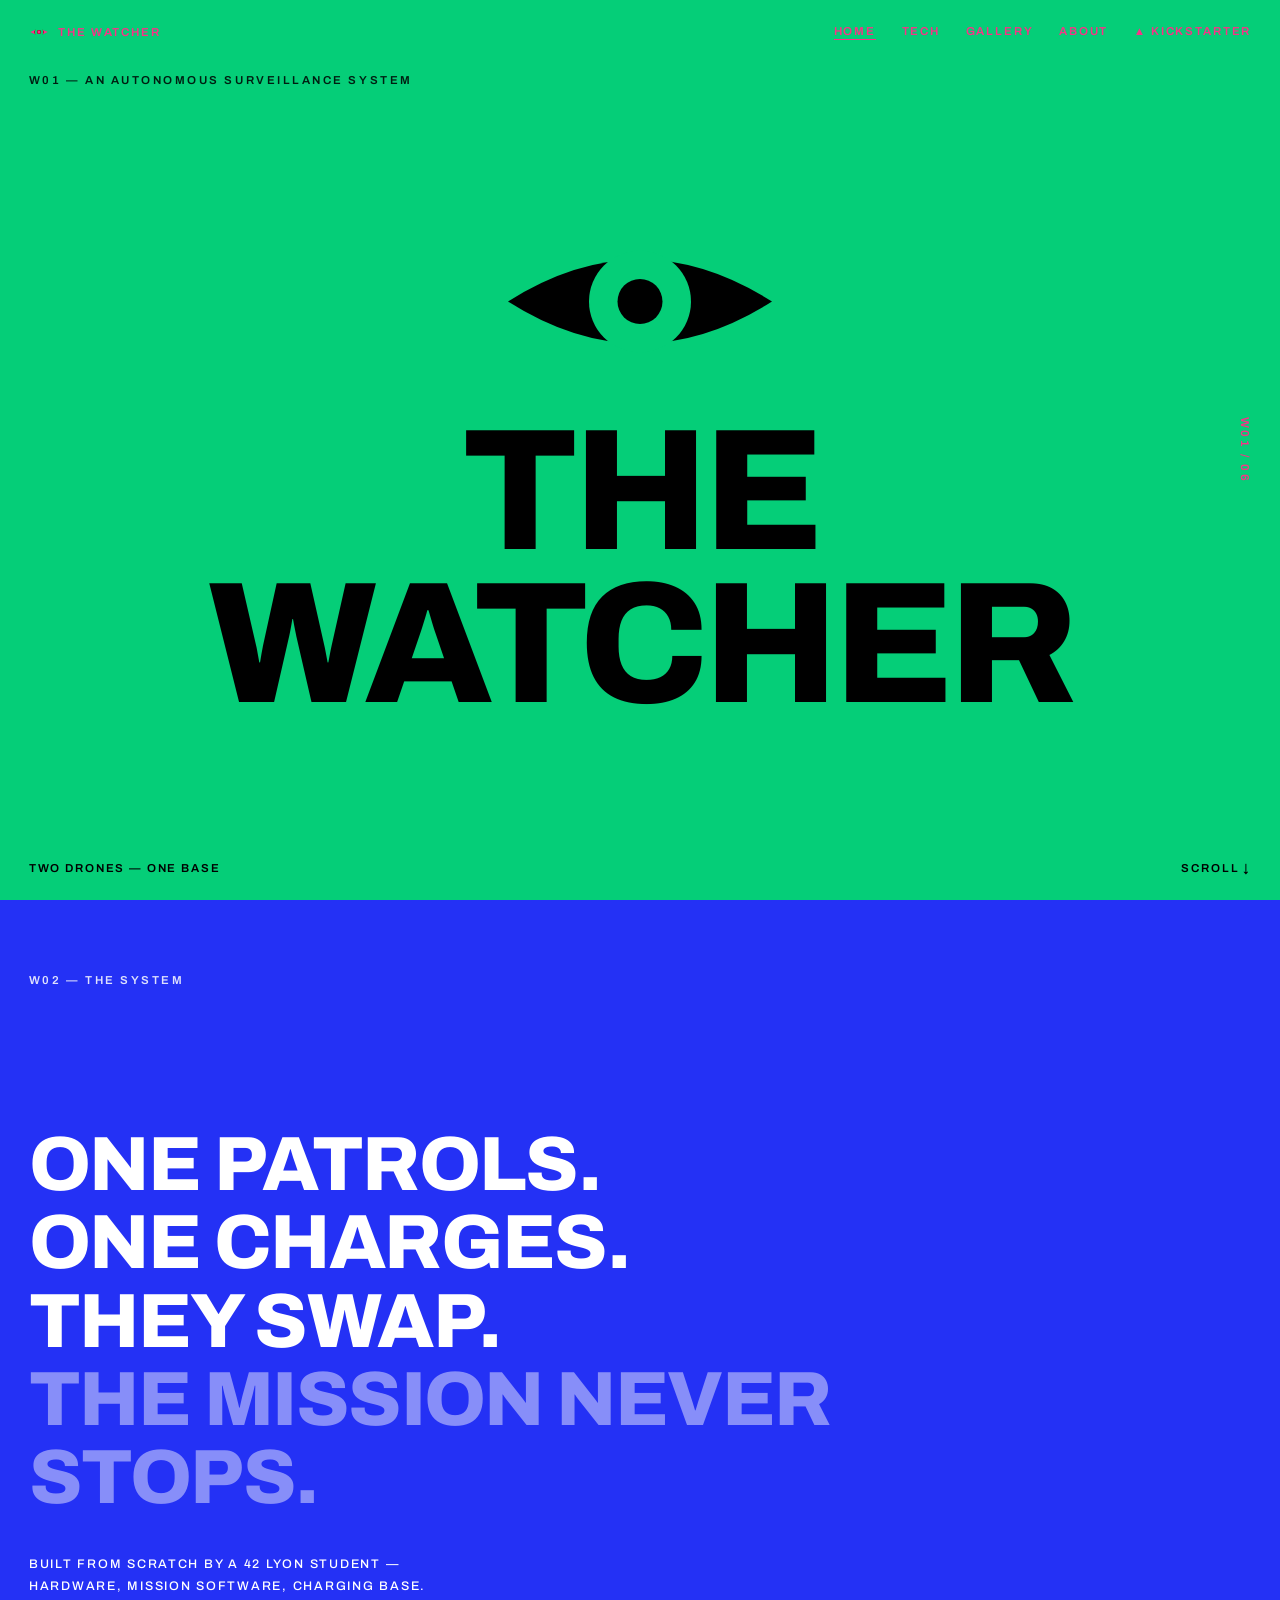
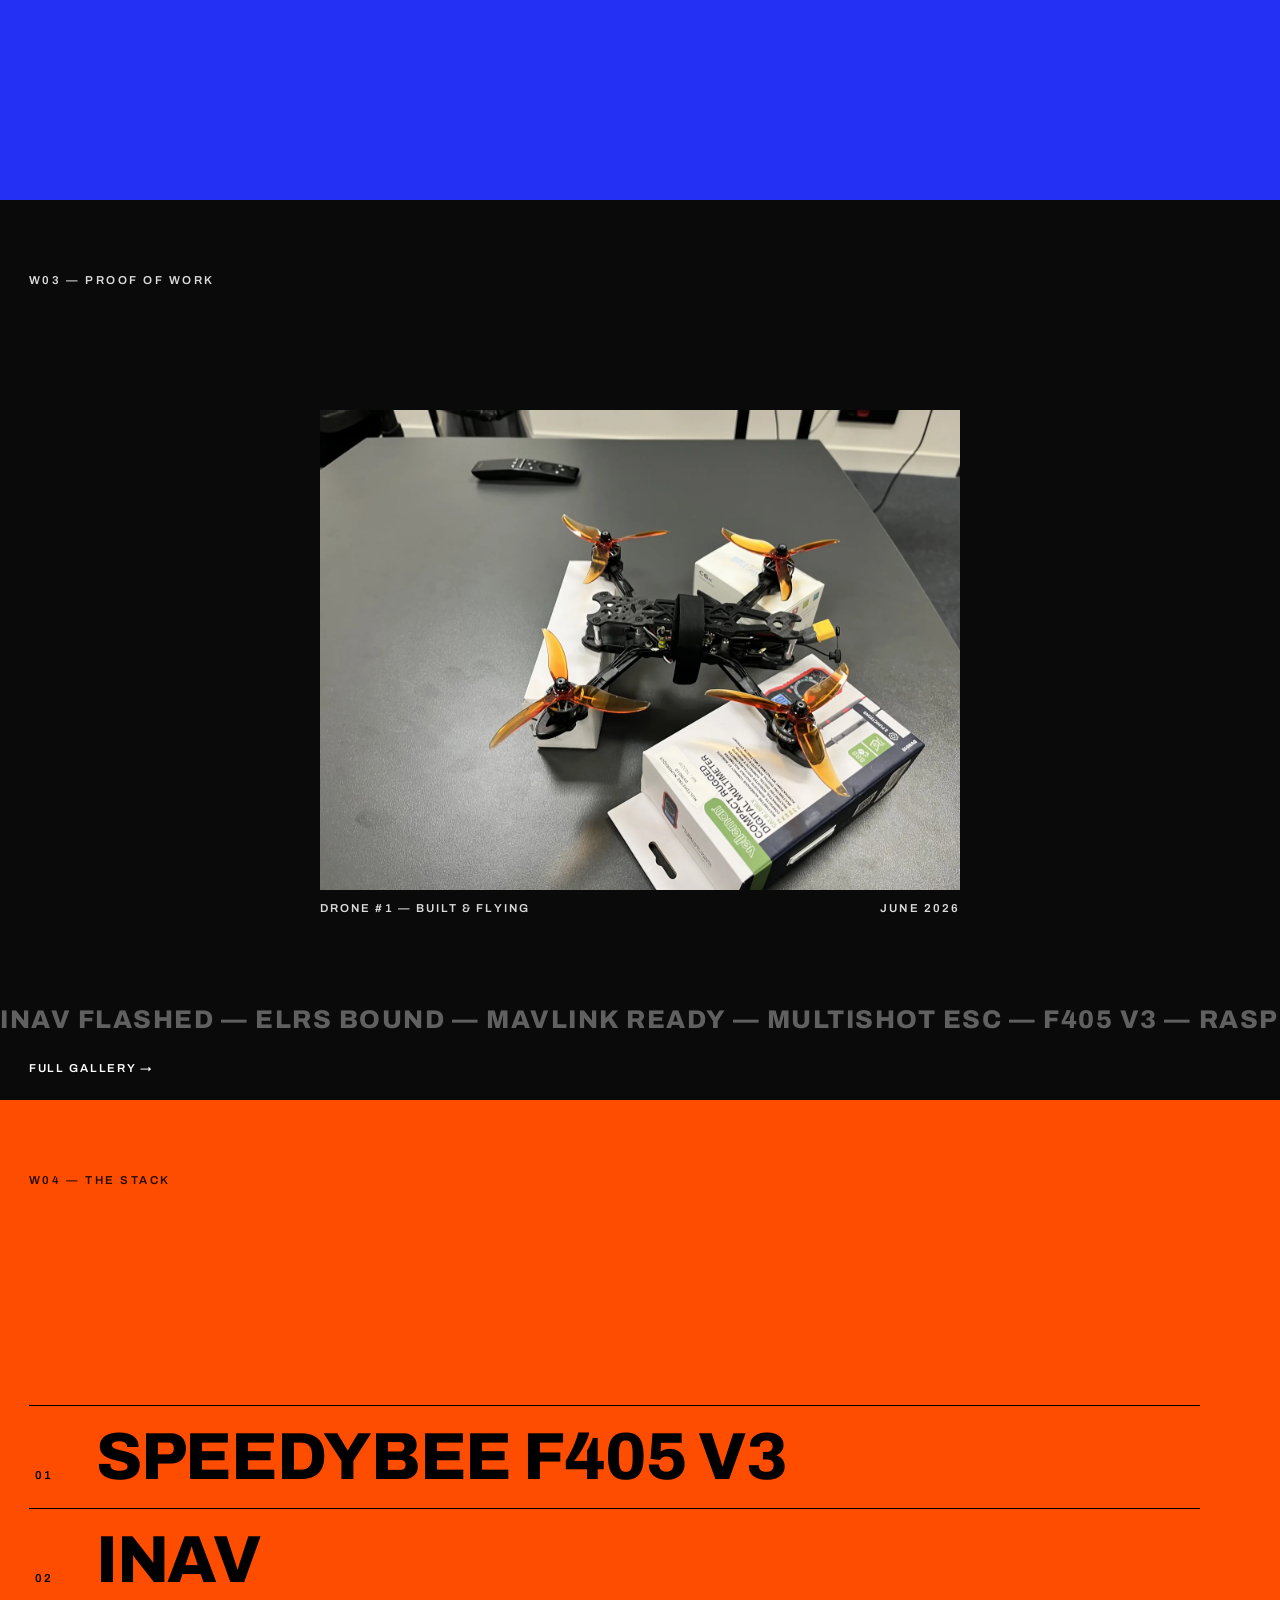
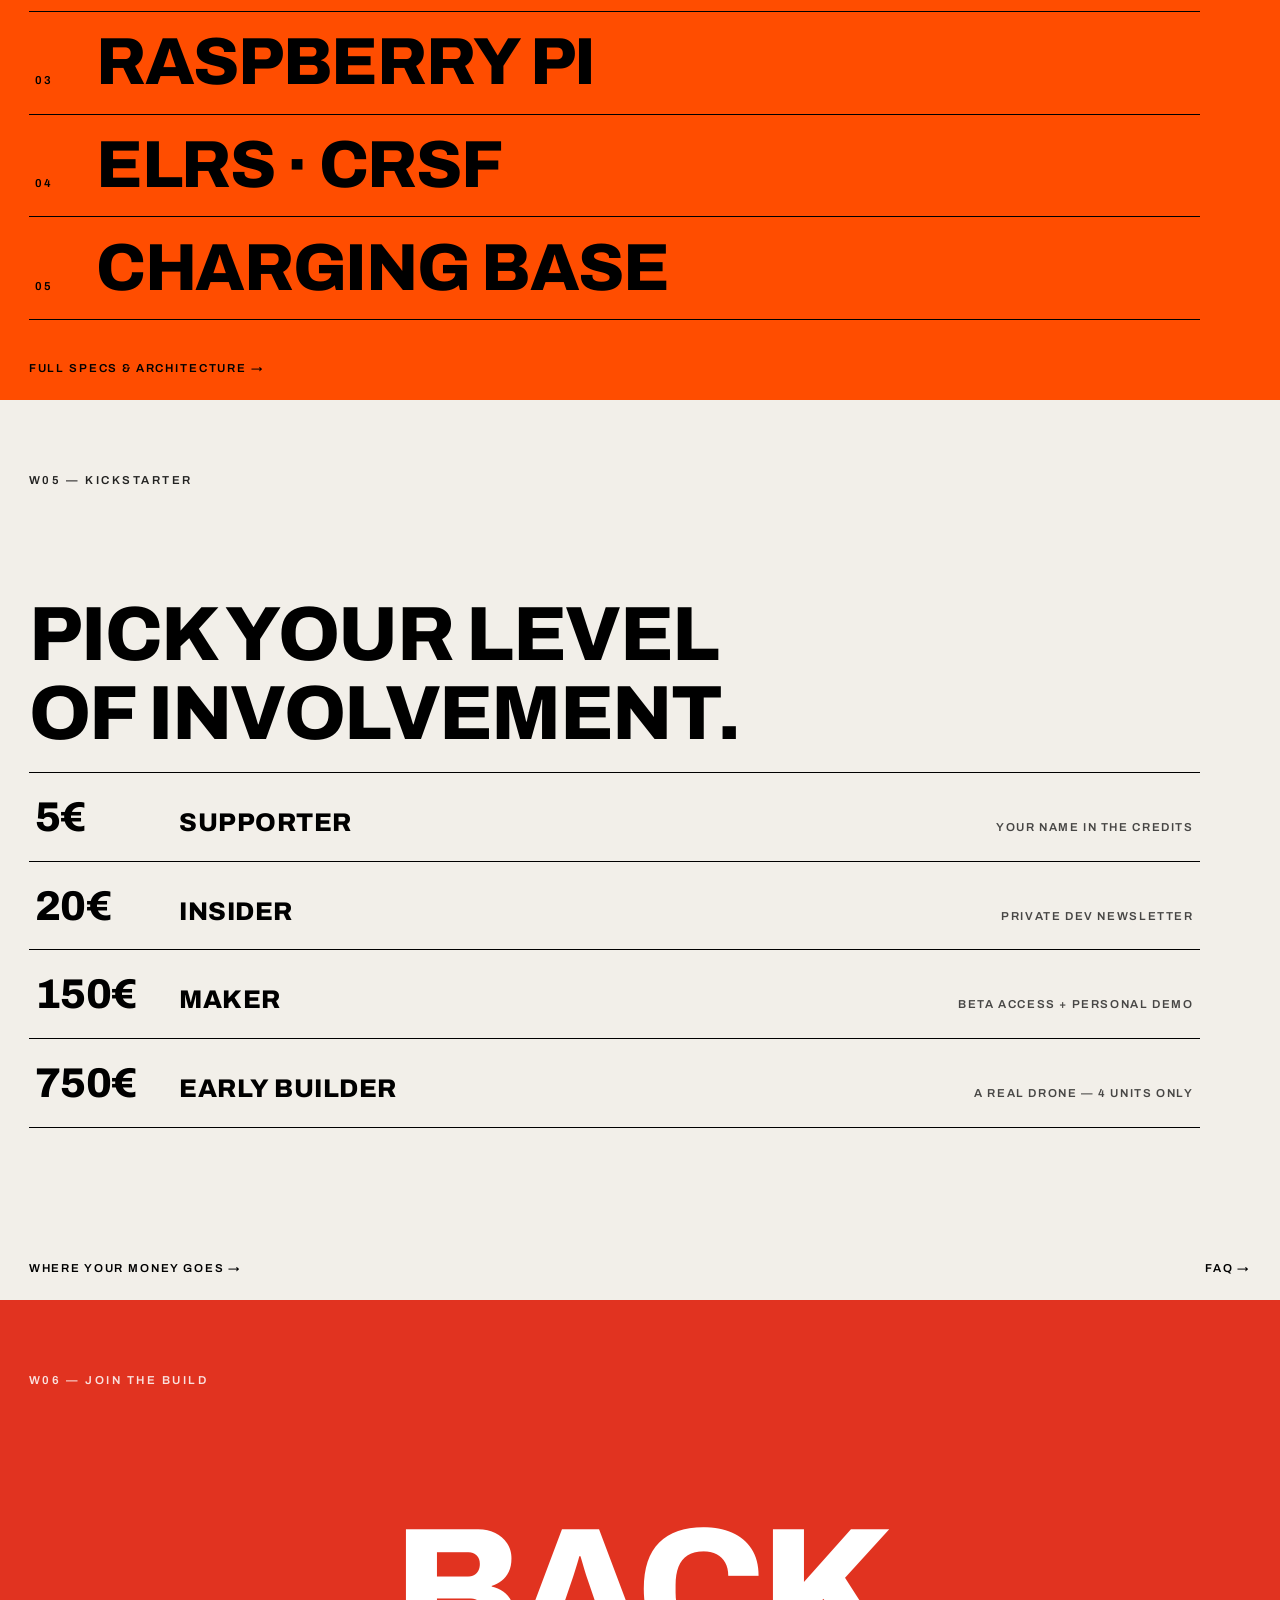
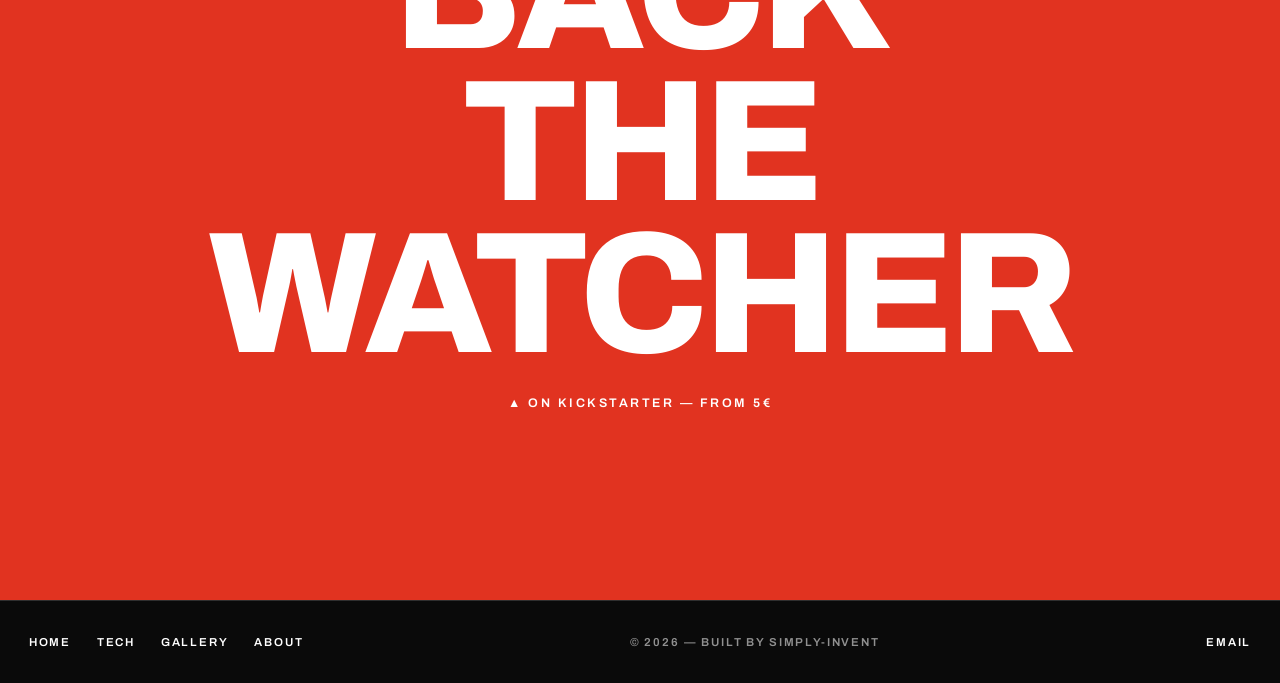
<file: index.html>
<!DOCTYPE html>
<html lang="en" class="snap">
<head>
  <meta charset="UTF-8">
  <meta name="viewport" content="width=device-width, initial-scale=1.0">
  <meta name="description" content="The Watcher — an autonomous home surveillance drone system: two drones, one charging base. INAV flight stack, Raspberry Pi mission computer, fully documented. Now on Kickstarter.">
  <meta property="og:title" content="The Watcher | Autonomous Drone Project">
  <meta property="og:description" content="Two drones. One base. Autonomous home surveillance built from scratch by a 42 School student — now on Kickstarter.">
  <meta property="og:type" content="website">
  <meta property="og:url" content="https://simply-invent.github.io/the_watCh3r/">
  <meta property="og:image" content="https://simply-invent.github.io/the_watCh3r/assets/img/og-image.jpg">
  <meta property="og:image:width" content="1200">
  <meta property="og:image:height" content="630">
  <meta name="twitter:card" content="summary_large_image">
  <link rel="icon" type="image/png" href="./assets/img/favicon.png">
  <title>The Watcher | Autonomous Drone Project</title>
  <link rel="preconnect" href="https://fonts.googleapis.com">
  <link rel="preconnect" href="https://fonts.gstatic.com" crossorigin>
  <link href="https://fonts.googleapis.com/css2?family=Archivo:wght@500;600;800&display=swap" rel="stylesheet">
  <link rel="stylesheet" href="./assets/css/watcher.css">
  <script>document.documentElement.classList.add('js');</script>
  <style>
    .w01 { align-items: center; text-align: center; }

    .w01 .eye {
      width: min(36vmin, 300px);
      height: auto;
      display: block;
      margin: 0 auto 1rem;
    }

    .w01 .eye .blink-lid { transform-origin: 100px 65px; animation: blink 6s infinite; }

    @keyframes blink {
      0%, 91%, 100% { transform: scaleY(1); }
      94%           { transform: scaleY(0.05); }
      97%           { transform: scaleY(1); }
    }

    .w03 { align-items: center; }
    .w04 { justify-content: flex-end; padding-bottom: 5rem; }
    .w06 { align-items: center; text-align: center; }
    .w06 .display { transition: letter-spacing 0.3s ease; }
    .w06 a:hover .display { letter-spacing: 0.01em; }
    .w06 .sub {
      margin-top: 1.6rem;
      font-size: 0.78rem;
      font-weight: 600;
      letter-spacing: 0.2em;
      text-transform: uppercase;
    }
  </style>
</head>
<body>

<!-- ── Fixed chrome (self-inverting over every color) ── -->
<div class="chrome">
  <div class="topbar">
    <a href="./index.html" class="wordmark" aria-label="The Watcher — home">
      <svg viewBox="0 0 200 200" xmlns="http://www.w3.org/2000/svg" aria-hidden="true">
        <path d="M 12,100 Q 100,44 188,100 Q 100,156 12,100 Z" fill="#fff"/>
        <circle cx="100" cy="100" r="44" fill="#000"/>
        <circle cx="100" cy="100" r="19" fill="#fff"/>
      </svg>
      The Watcher
    </a>
    <nav class="topnav" aria-label="Main">
      <a href="./index.html" aria-current="page">Home</a>
      <a href="./html/tech.html">Tech</a>
      <a href="./html/gallery.html">Gallery</a>
      <a href="./html/contact.html">About</a>
      <a href="https://www.kickstarter.com/profile/the-watch3r" target="_blank" rel="noopener">▲ Kickstarter</a>
    </nav>
    <button class="menu-btn" aria-expanded="false" aria-controls="menu">Menu</button>
  </div>
  <div class="counter" id="counter" data-total="06" aria-hidden="true">W01 / 06</div>
</div>

<!-- ── Mobile menu ── -->
<nav class="menu" id="menu" aria-label="Menu">
  <button class="menu-close">Close ✕</button>
  <a href="./index.html" aria-current="page">Home</a>
  <a href="./html/tech.html">Tech</a>
  <a href="./html/gallery.html">Gallery</a>
  <a href="./html/contact.html">About</a>
  <a href="https://www.kickstarter.com/profile/the-watch3r" class="menu-ks" target="_blank" rel="noopener">▲ Kickstarter</a>
</nav>

<!-- ── W01 · HERO ── -->
<section class="panel bg-green w01" data-i="01">
  <span class="tag">W01 — An Autonomous Surveillance System</span>
  <div>
    <svg class="eye" viewBox="0 0 200 130" xmlns="http://www.w3.org/2000/svg" role="img" aria-label="The Watcher eye">
      <g class="blink-lid">
        <path d="M 12,65 Q 100,9 188,65 Q 100,121 12,65 Z" fill="#000"/>
        <circle cx="100" cy="65" r="34" fill="var(--green)"/>
        <circle cx="100" cy="65" r="15" fill="#000"/>
      </g>
    </svg>
    <h1 class="display">The<br>Watcher</h1>
  </div>
  <div class="foot">
    <span>Two drones — one base</span>
    <span>Scroll ↓</span>
  </div>
</section>

<!-- ── W02 · SYSTEM ── -->
<section class="panel bg-cobalt" data-i="02">
  <span class="tag">W02 — The System</span>
  <h2 class="statement">
    <span class="reveal">One patrols.</span><br>
    <span class="reveal">One charges.</span><br>
    <span class="reveal">They swap.</span><br>
    <span class="reveal"><em>The mission never stops.</em></span>
  </h2>
  <p class="note reveal">Built from scratch by a 42 Lyon student — hardware, mission software, charging base.</p>
</section>

<!-- ── W03 · PROOF ── -->
<section class="panel bg-black w03" data-i="03">
  <span class="tag">W03 — Proof of Work</span>
  <figure class="frame">
    <img src="./assets/img/IMG_5933.webp" alt="Drone #1 fully assembled with propellers mounted" width="1600" height="1200">
    <figcaption>
      <span>Drone #1 — built &amp; flying</span>
      <span>June 2026</span>
    </figcaption>
  </figure>
  <div class="ticker" aria-hidden="true">
    <span>INAV flashed — ELRS bound — MAVLink ready — Multishot ESC — F405 V3 — Raspberry Pi onboard — ARM on CH5 — failsafe set —&nbsp;</span><span>INAV flashed — ELRS bound — MAVLink ready — Multishot ESC — F405 V3 — Raspberry Pi onboard — ARM on CH5 — failsafe set —&nbsp;</span>
  </div>
  <div class="foot">
    <span><a href="./html/gallery.html">Full gallery →</a></span>
  </div>
</section>

<!-- ── W04 · STACK ── -->
<section class="panel bg-orange w04" data-i="04">
  <span class="tag">W04 — The Stack</span>
  <nav class="rows" aria-label="Technology stack">
    <a class="row" href="./html/tech.html#specs"><span class="idx">01</span>SpeedyBee F405 V3<span class="arrow">→</span></a>
    <a class="row" href="./html/tech.html#flight-stack"><span class="idx">02</span>INAV<span class="arrow">→</span></a>
    <a class="row" href="./html/tech.html#architecture"><span class="idx">03</span>Raspberry Pi<span class="arrow">→</span></a>
    <a class="row" href="./html/tech.html#specs"><span class="idx">04</span>ELRS · CRSF<span class="arrow">→</span></a>
    <a class="row" href="./html/tech.html#roadmap"><span class="idx">05</span>Charging base<span class="arrow">→</span></a>
  </nav>
  <div class="foot">
    <span><a href="./html/tech.html">Full specs &amp; architecture →</a></span>
  </div>
</section>

<!-- ── W05 · REWARDS ── -->
<section class="panel bg-paper" data-i="05">
  <span class="tag">W05 — Kickstarter</span>
  <div>
    <h2 class="statement wide">Pick your level<br>of involvement.</h2>
    <div class="ledger">
      <a class="tier" href="https://www.kickstarter.com/profile/the-watch3r" target="_blank" rel="noopener">
        <span class="price">5€</span><span class="name">Supporter</span><span class="perk">Your name in the credits</span>
      </a>
      <a class="tier" href="https://www.kickstarter.com/profile/the-watch3r" target="_blank" rel="noopener">
        <span class="price">20€</span><span class="name">Insider</span><span class="perk">Private dev newsletter</span>
      </a>
      <a class="tier" href="https://www.kickstarter.com/profile/the-watch3r" target="_blank" rel="noopener">
        <span class="price">150€</span><span class="name">Maker</span><span class="perk">Beta access + personal demo</span>
      </a>
      <a class="tier" href="https://www.kickstarter.com/profile/the-watch3r" target="_blank" rel="noopener">
        <span class="price">750€</span><span class="name">Early Builder</span><span class="perk">A real drone — 4 units only</span>
      </a>
    </div>
  </div>
  <div class="foot">
    <span><a href="./html/contact.html#budget">Where your money goes →</a></span>
    <span><a href="./html/contact.html#faq">FAQ →</a></span>
  </div>
</section>

<!-- ── W06 · CTA ── -->
<section class="panel bg-red w06" data-i="06">
  <span class="tag">W06 — Join the Build</span>
  <a href="https://www.kickstarter.com/profile/the-watch3r" target="_blank" rel="noopener">
    <h2 class="display">Back<br>the Watcher</h2>
    <p class="sub">▲ On Kickstarter — from 5€</p>
  </a>
</section>

<footer class="wfooter">
  <nav aria-label="Footer">
    <a href="./index.html">Home</a>
    <a href="./html/tech.html">Tech</a>
    <a href="./html/gallery.html">Gallery</a>
    <a href="./html/contact.html">About</a>
  </nav>
  <span class="credit">© 2026 — Built by <a href="https://github.com/simPly-invent" target="_blank" rel="noopener">simPly-invent</a></span>
  <a href="mailto:dbenaissi@gmail.com">Email</a>
</footer>

<script src="./assets/js/w.js"></script>
</body>
</html>
</file>
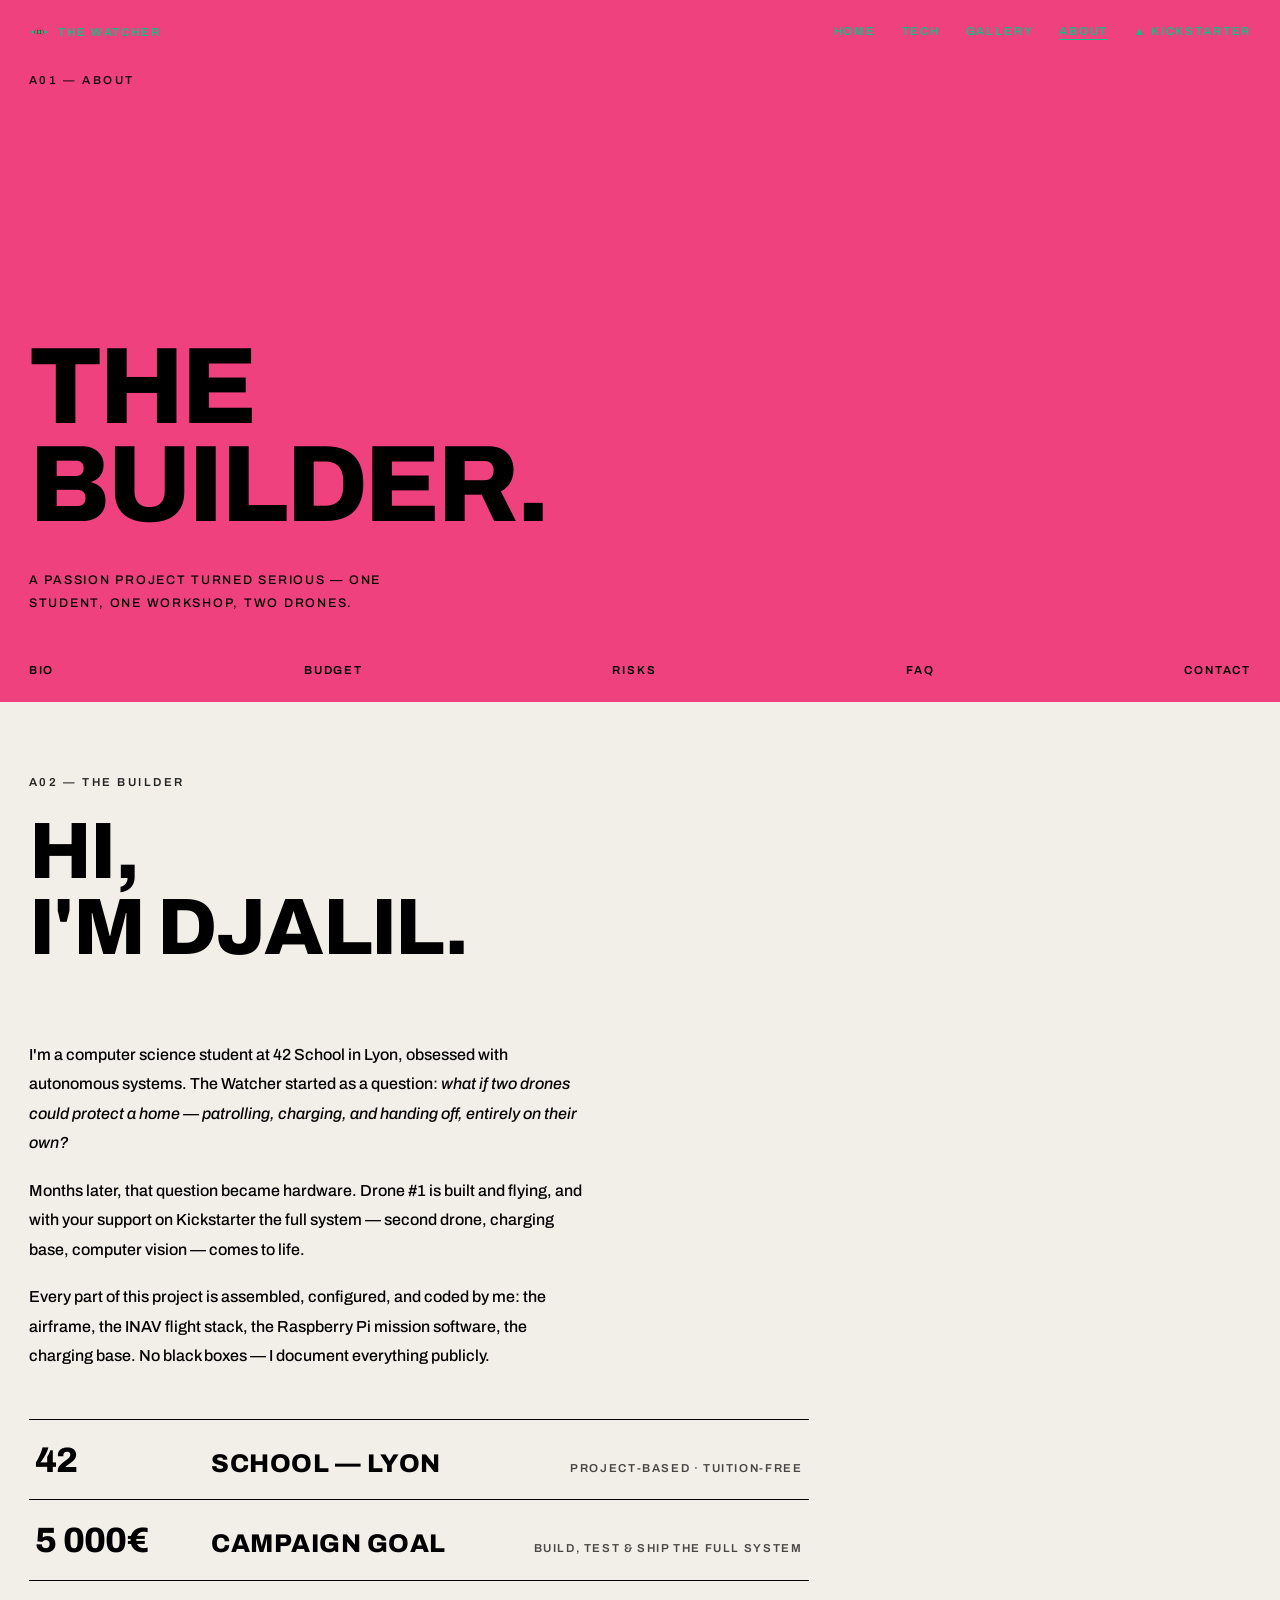
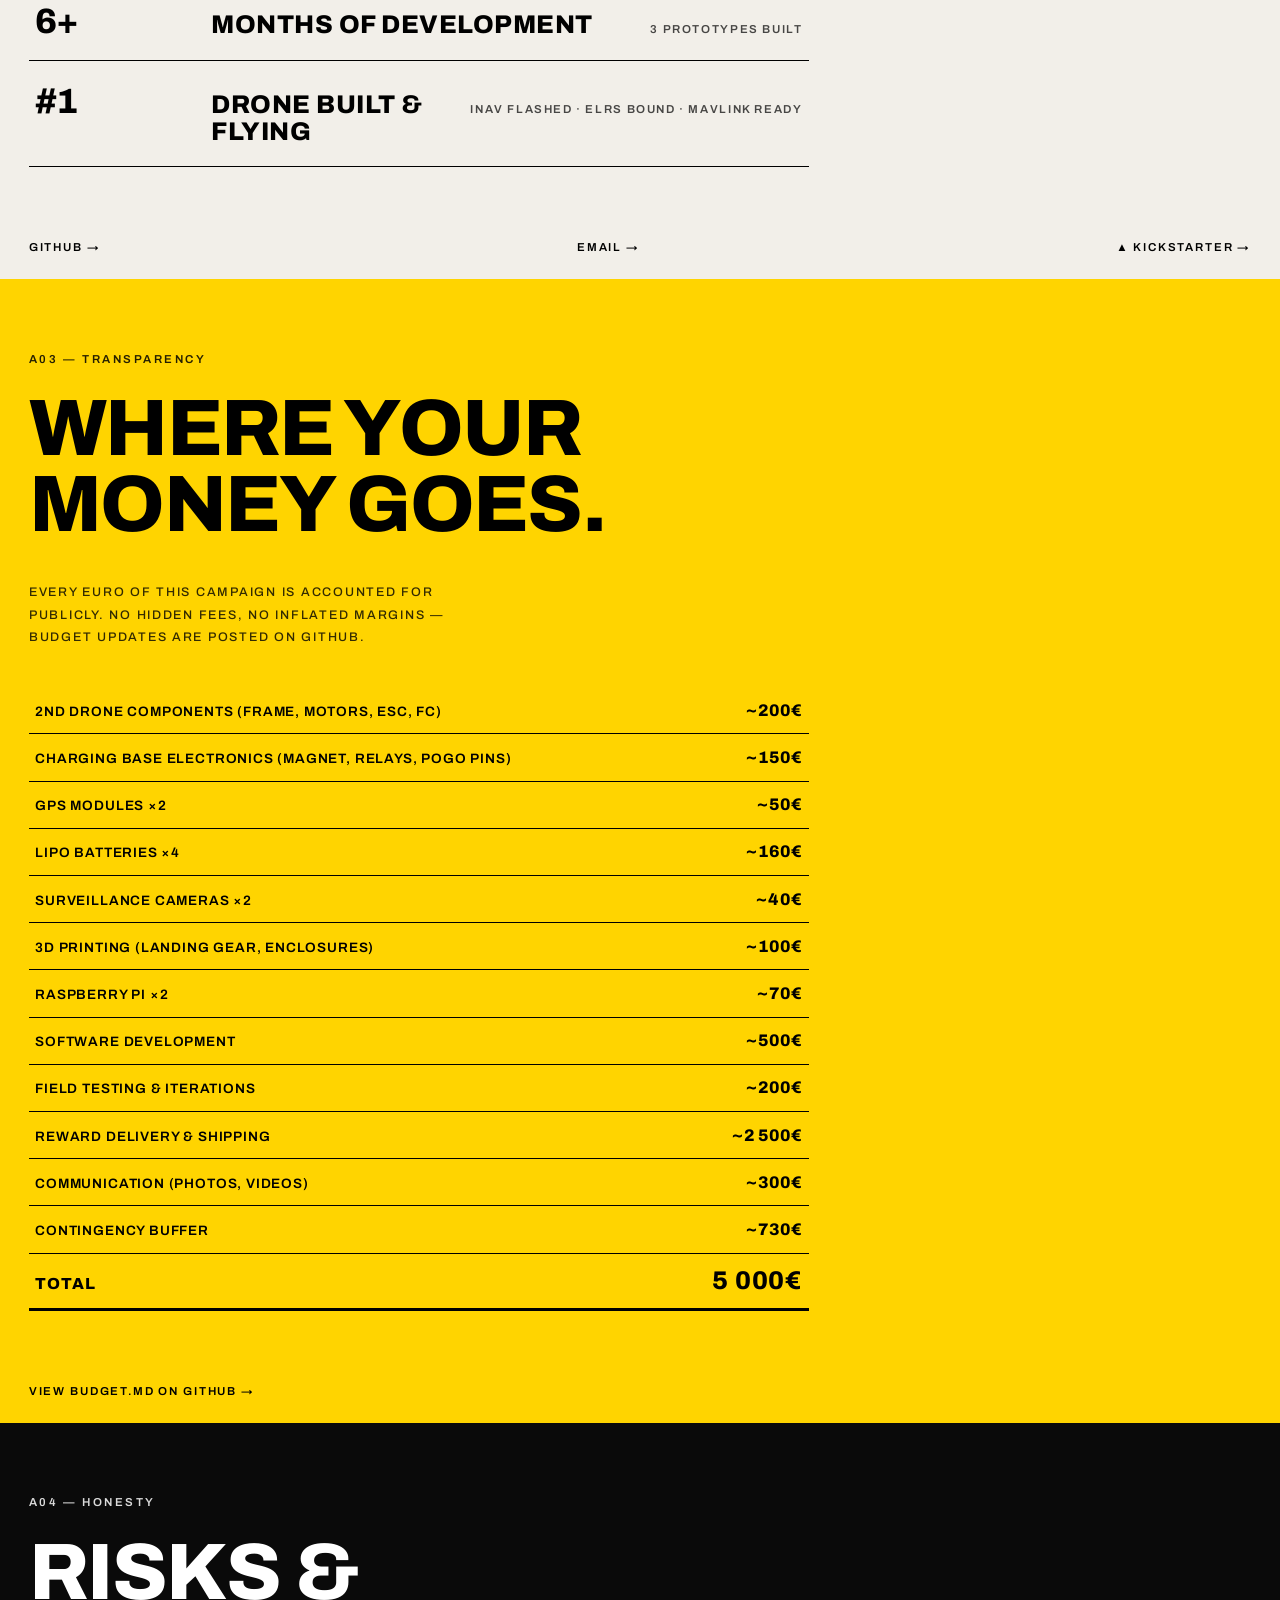
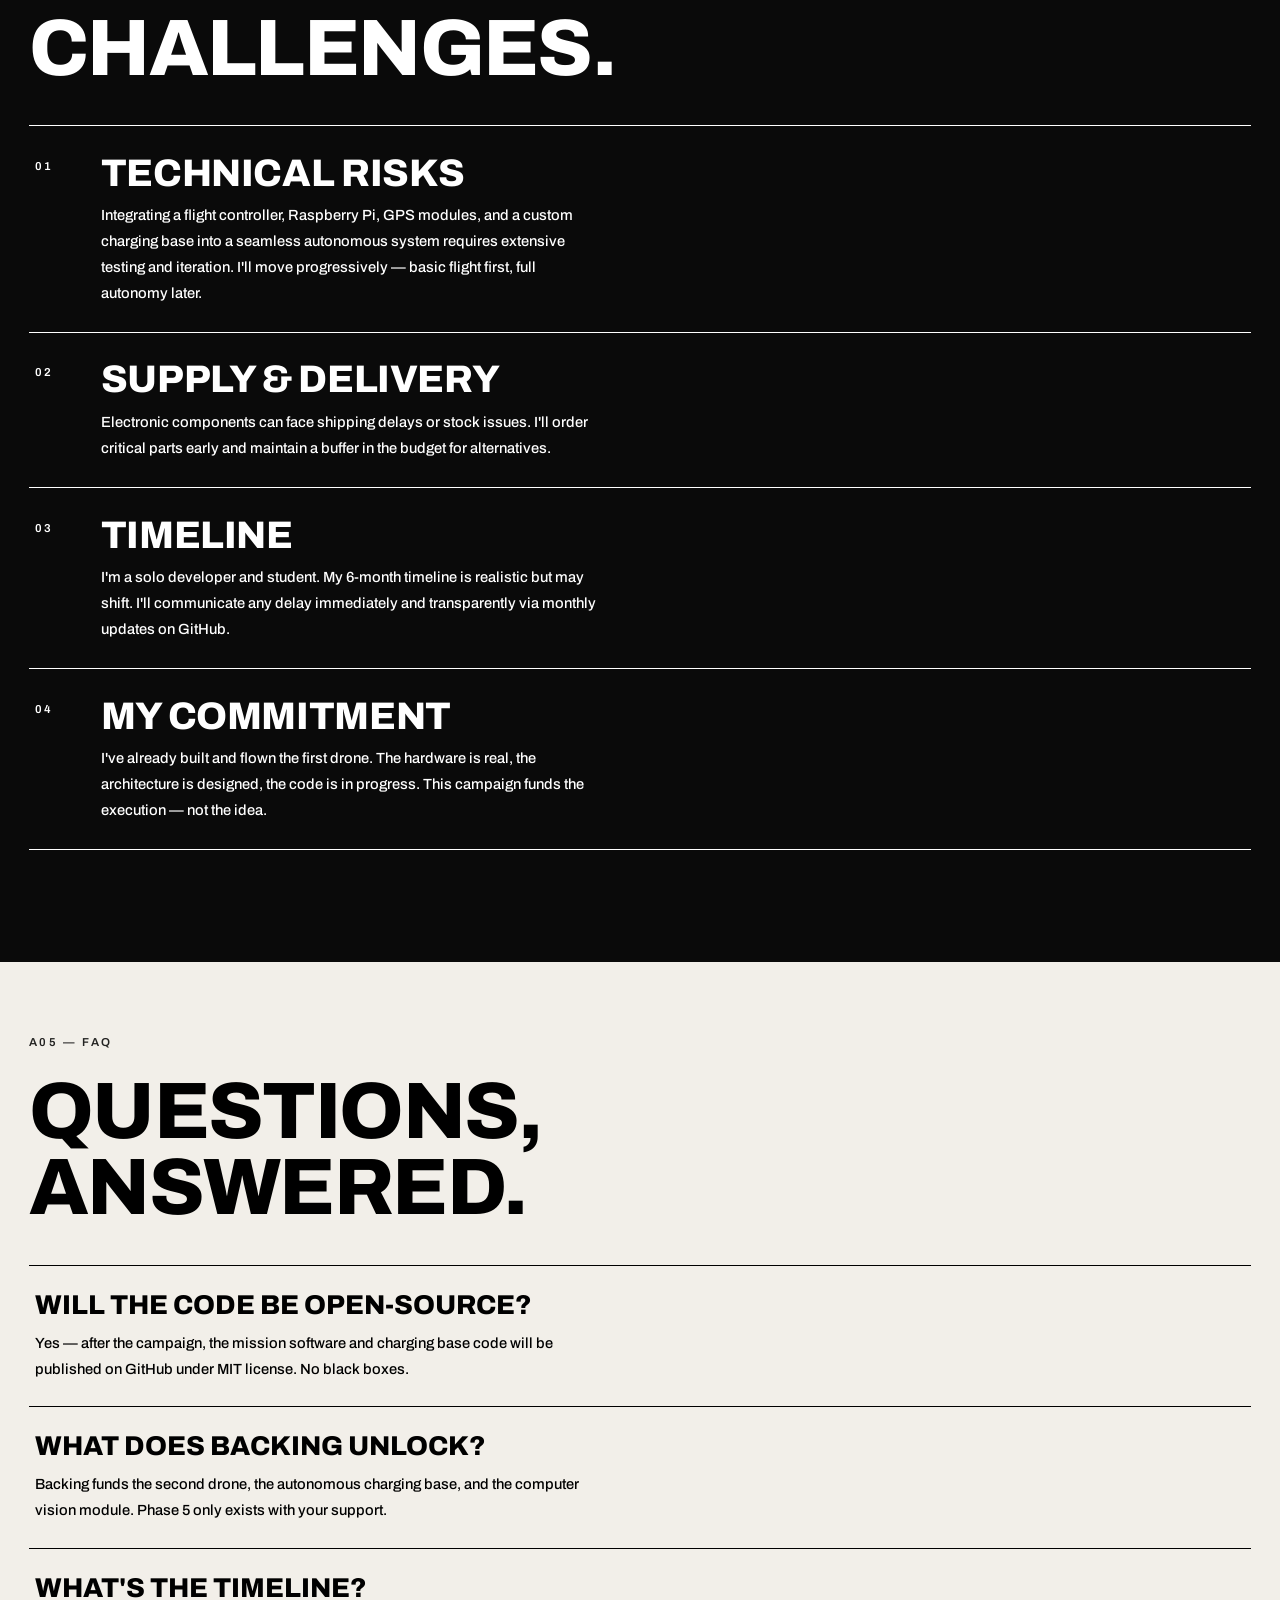
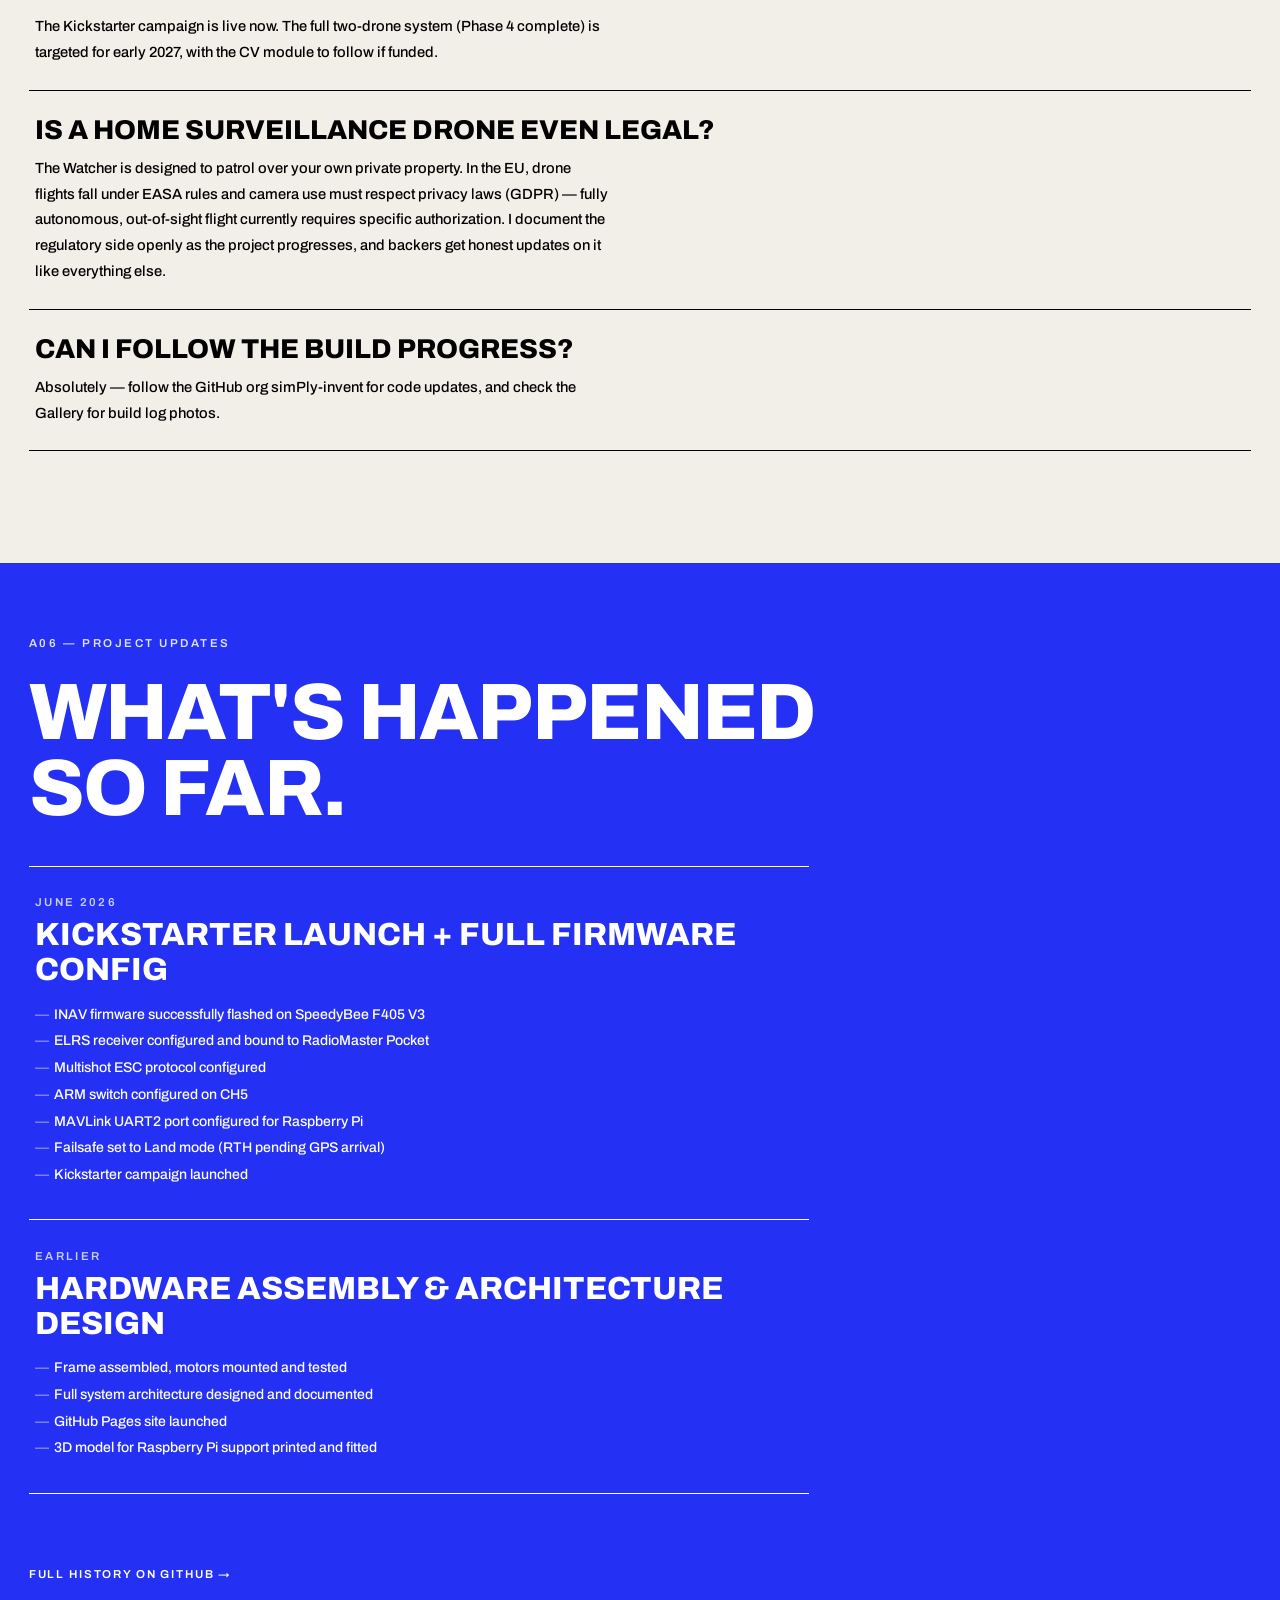
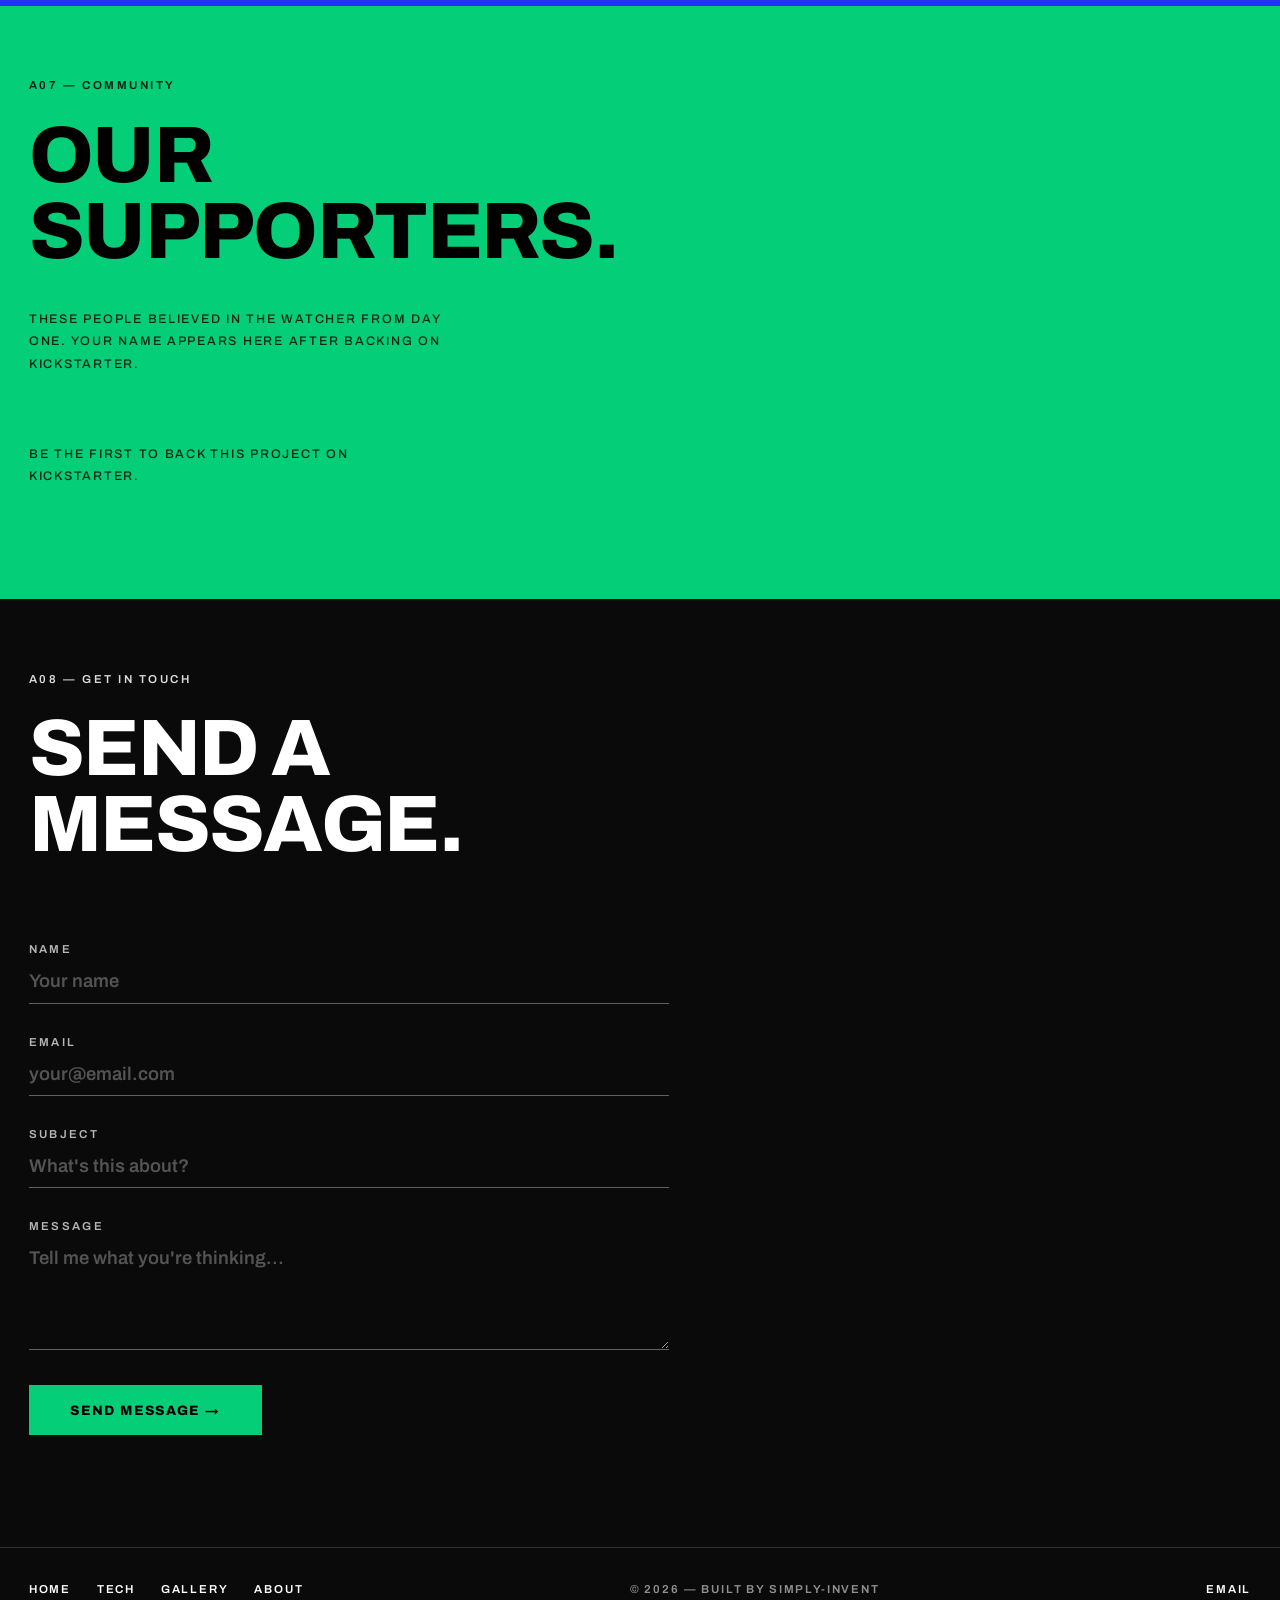
<file: html/contact.html>
<!DOCTYPE html>
<html lang="en">
<head>
  <meta charset="UTF-8">
  <meta name="viewport" content="width=device-width, initial-scale=1.0">
  <meta name="description" content="The Watcher — About the creator, budget transparency, risks, FAQ and how to get in touch.">
  <meta property="og:title" content="About | The Watcher">
  <meta property="og:description" content="Meet the 42 School student building an autonomous home surveillance drone system — and get in touch.">
  <meta property="og:type" content="website">
  <meta property="og:url" content="https://simply-invent.github.io/the_watCh3r/html/contact.html">
  <meta property="og:image" content="https://simply-invent.github.io/the_watCh3r/assets/img/og-image.jpg">
  <meta name="twitter:card" content="summary_large_image">
  <link rel="icon" type="image/png" href="../assets/img/favicon.png">
  <title>About | The Watcher</title>
  <link rel="preconnect" href="https://fonts.googleapis.com">
  <link rel="preconnect" href="https://fonts.gstatic.com" crossorigin>
  <link href="https://fonts.googleapis.com/css2?family=Archivo:wght@500;600;800&display=swap" rel="stylesheet">
  <link rel="stylesheet" href="../assets/css/watcher.css">
  <script>document.documentElement.classList.add('js');</script>
  <style>
    #bio .tier { grid-template-columns: 9.5rem 1fr auto; }
    #bio .tier .price { white-space: nowrap; font-size: clamp(1.3rem, 3vw, 2.2rem); }
    @media (max-width: 640px) {
      #bio .tier { grid-template-columns: 6.5rem 1fr; }
    }
  </style>
</head>
<body>

<!-- ── Fixed chrome ── -->
<div class="chrome">
  <div class="topbar">
    <a href="../index.html" class="wordmark" aria-label="The Watcher — home">
      <svg viewBox="0 0 200 200" xmlns="http://www.w3.org/2000/svg" aria-hidden="true">
        <path d="M 12,100 Q 100,44 188,100 Q 100,156 12,100 Z" fill="#fff"/>
        <circle cx="100" cy="100" r="44" fill="#000"/>
        <circle cx="100" cy="100" r="19" fill="#fff"/>
      </svg>
      The Watcher
    </a>
    <nav class="topnav" aria-label="Main">
      <a href="../index.html">Home</a>
      <a href="./tech.html">Tech</a>
      <a href="./gallery.html">Gallery</a>
      <a href="./contact.html" aria-current="page">About</a>
      <a href="https://www.kickstarter.com/profile/the-watch3r" target="_blank" rel="noopener">▲ Kickstarter</a>
    </nav>
    <button class="menu-btn" aria-expanded="false" aria-controls="menu">Menu</button>
  </div>
</div>

<!-- ── Mobile menu ── -->
<nav class="menu" id="menu" aria-label="Menu">
  <button class="menu-close">Close ✕</button>
  <a href="../index.html">Home</a>
  <a href="./tech.html">Tech</a>
  <a href="./gallery.html">Gallery</a>
  <a href="./contact.html" aria-current="page">About</a>
  <a href="https://www.kickstarter.com/profile/the-watch3r" class="menu-ks" target="_blank" rel="noopener">▲ Kickstarter</a>
</nav>

<!-- ── A01 · HERO ── -->
<header class="band hero bg-pink">
  <span class="tag">A01 — About</span>
  <h1 class="display-md reveal">The<br>Builder.</h1>
  <p class="note reveal">A passion project turned serious — one student, one workshop, two drones.</p>
  <div class="foot">
    <span><a href="#bio">Bio</a></span>
    <span><a href="#budget">Budget</a></span>
    <span><a href="#risks">Risks</a></span>
    <span><a href="#faq">FAQ</a></span>
    <span><a href="#contact">Contact</a></span>
  </div>
</header>

<!-- ── A02 · BIO ── -->
<section class="band bg-paper" id="bio">
  <span class="tag">A02 — The Builder</span>
  <h2 class="section-head">Hi,<br>I'm Djalil.</h2>

  <div class="prose">
    <p>I'm a computer science student at 42 School in Lyon, obsessed with autonomous systems. The Watcher started as a question: <em>what if two drones could protect a home — patrolling, charging, and handing off, entirely on their own?</em></p>
    <p>Months later, that question became hardware. Drone #1 is built and flying, and with your support on Kickstarter the full system — second drone, charging base, computer vision — comes to life.</p>
    <p>Every part of this project is assembled, configured, and coded by me: the airframe, the INAV flight stack, the Raspberry Pi mission software, the charging base. No black boxes — I document everything publicly.</p>
  </div>

  <div class="ledger" style="margin-top: 3rem; max-width: 780px;">
    <div class="tier">
      <span class="price">42</span><span class="name">School — Lyon</span><span class="perk">Project-based · tuition-free</span>
    </div>
    <div class="tier">
      <span class="price">5&nbsp;000€</span><span class="name">Campaign goal</span><span class="perk">Build, test &amp; ship the full system</span>
    </div>
    <div class="tier">
      <span class="price">6+</span><span class="name">Months of development</span><span class="perk">3 prototypes built</span>
    </div>
    <div class="tier">
      <span class="price">#1</span><span class="name">Drone built &amp; flying</span><span class="perk">INAV flashed · ELRS bound · MAVLink ready</span>
    </div>
  </div>

  <div class="foot">
    <span><a href="https://github.com/simPly-invent" target="_blank" rel="noopener">GitHub →</a></span>
    <span><a href="mailto:dbenaissi@gmail.com">Email →</a></span>
    <span><a href="https://www.kickstarter.com/profile/the-watch3r" target="_blank" rel="noopener">▲ Kickstarter →</a></span>
  </div>
</section>

<!-- ── A03 · BUDGET ── -->
<section class="band bg-yellow" id="budget">
  <span class="tag">A03 — Transparency</span>
  <h2 class="section-head">Where your<br>money goes.</h2>
  <p class="note" style="margin-top: 0;">Every euro of this campaign is accounted for publicly. No hidden fees, no inflated margins — budget updates are posted on GitHub.</p>

  <div style="max-width: 780px; margin-top: 2.4rem;">
    <div class="bline"><span>2nd drone components (frame, motors, ESC, FC)</span><span class="amount">~200€</span></div>
    <div class="bline"><span>Charging base electronics (magnet, relays, pogo pins)</span><span class="amount">~150€</span></div>
    <div class="bline"><span>GPS modules ×2</span><span class="amount">~50€</span></div>
    <div class="bline"><span>LiPo batteries ×4</span><span class="amount">~160€</span></div>
    <div class="bline"><span>Surveillance cameras ×2</span><span class="amount">~40€</span></div>
    <div class="bline"><span>3D printing (landing gear, enclosures)</span><span class="amount">~100€</span></div>
    <div class="bline"><span>Raspberry Pi ×2</span><span class="amount">~70€</span></div>
    <div class="bline"><span>Software development</span><span class="amount">~500€</span></div>
    <div class="bline"><span>Field testing &amp; iterations</span><span class="amount">~200€</span></div>
    <div class="bline"><span>Reward delivery &amp; shipping</span><span class="amount">~2 500€</span></div>
    <div class="bline"><span>Communication (photos, videos)</span><span class="amount">~300€</span></div>
    <div class="bline"><span>Contingency buffer</span><span class="amount">~730€</span></div>
    <div class="bline total"><span>Total</span><span class="amount">5 000€</span></div>
  </div>

  <div class="foot">
    <span><a href="https://github.com/simPly-invent/the_watCh3r/blob/master/README/BUDGET.md" target="_blank" rel="noopener">View BUDGET.md on GitHub →</a></span>
  </div>
</section>

<!-- ── A04 · RISKS ── -->
<section class="band bg-black" id="risks">
  <span class="tag">A04 — Honesty</span>
  <h2 class="section-head">Risks &amp;<br>challenges.</h2>

  <div class="blocks">
    <div class="block">
      <span class="idx">01</span>
      <div>
        <h3>Technical risks</h3>
        <p>Integrating a flight controller, Raspberry Pi, GPS modules, and a custom charging base into a seamless autonomous system requires extensive testing and iteration. I'll move progressively — basic flight first, full autonomy later.</p>
      </div>
    </div>
    <div class="block">
      <span class="idx">02</span>
      <div>
        <h3>Supply &amp; delivery</h3>
        <p>Electronic components can face shipping delays or stock issues. I'll order critical parts early and maintain a buffer in the budget for alternatives.</p>
      </div>
    </div>
    <div class="block">
      <span class="idx">03</span>
      <div>
        <h3>Timeline</h3>
        <p>I'm a solo developer and student. My 6-month timeline is realistic but may shift. I'll communicate any delay immediately and transparently via monthly updates on GitHub.</p>
      </div>
    </div>
    <div class="block">
      <span class="idx">04</span>
      <div>
        <h3>My commitment</h3>
        <p>I've already built and flown the first drone. The hardware is real, the architecture is designed, the code is in progress. This campaign funds the execution — not the idea.</p>
      </div>
    </div>
  </div>
</section>

<!-- ── A05 · FAQ ── -->
<section class="band bg-paper" id="faq">
  <span class="tag">A05 — FAQ</span>
  <h2 class="section-head">Questions,<br>answered.</h2>

  <div class="faq">
    <div class="faq-row">
      <h3>Will the code be open-source?</h3>
      <p>Yes — after the campaign, the mission software and charging base code will be published on GitHub under MIT license. No black boxes.</p>
    </div>
    <div class="faq-row">
      <h3>What does backing unlock?</h3>
      <p>Backing funds the second drone, the autonomous charging base, and the computer vision module. Phase 5 only exists with your support.</p>
    </div>
    <div class="faq-row">
      <h3>What's the timeline?</h3>
      <p>The Kickstarter campaign is live now. The full two-drone system (Phase 4 complete) is targeted for early 2027, with the CV module to follow if funded.</p>
    </div>
    <div class="faq-row">
      <h3>Is a home surveillance drone even legal?</h3>
      <p>The Watcher is designed to patrol over your own private property. In the EU, drone flights fall under EASA rules and camera use must respect privacy laws (GDPR) — fully autonomous, out-of-sight flight currently requires specific authorization. I document the regulatory side openly as the project progresses, and backers get honest updates on it like everything else.</p>
    </div>
    <div class="faq-row">
      <h3>Can I follow the build progress?</h3>
      <p>Absolutely — follow the GitHub org simPly-invent for code updates, and check the Gallery for build log photos.</p>
    </div>
  </div>
</section>

<!-- ── A06 · CHANGELOG ── -->
<section class="band bg-cobalt" id="updates">
  <span class="tag">A06 — Project Updates</span>
  <h2 class="section-head">What's happened<br>so far.</h2>

  <div style="max-width: 780px;">
    <div class="log-entry">
      <span class="log-date">June 2026</span>
      <h3>Kickstarter launch + full firmware config</h3>
      <ul>
        <li>INAV firmware successfully flashed on SpeedyBee F405 V3</li>
        <li>ELRS receiver configured and bound to RadioMaster Pocket</li>
        <li>Multishot ESC protocol configured</li>
        <li>ARM switch configured on CH5</li>
        <li>MAVLink UART2 port configured for Raspberry Pi</li>
        <li>Failsafe set to Land mode (RTH pending GPS arrival)</li>
        <li>Kickstarter campaign launched</li>
      </ul>
    </div>
    <div class="log-entry">
      <span class="log-date">Earlier</span>
      <h3>Hardware assembly &amp; architecture design</h3>
      <ul>
        <li>Frame assembled, motors mounted and tested</li>
        <li>Full system architecture designed and documented</li>
        <li>GitHub Pages site launched</li>
        <li>3D model for Raspberry Pi support printed and fitted</li>
      </ul>
    </div>
  </div>

  <div class="foot">
    <span><a href="https://github.com/simPly-invent/the_watCh3r/blob/master/README/UPDATES.md" target="_blank" rel="noopener">Full history on GitHub →</a></span>
  </div>
</section>

<!-- ── A07 · SUPPORTERS ── -->
<section class="band bg-green" id="supporters">
  <span class="tag">A07 — Community</span>
  <h2 class="section-head">Our<br>supporters.</h2>
  <p class="note" style="margin-top: 0;">These people believed in The Watcher from day one. Your name appears here after backing on Kickstarter.</p>

  <ul id="supporters-list" class="supporters-tags" data-src="../assets/data/supporters.json">
    <!-- populated from assets/data/supporters.json -->
  </ul>
  <p class="note" id="supporters-empty">Be the first to back this project on Kickstarter.</p>
</section>

<!-- ── A08 · CONTACT ── -->
<section class="band bg-black" id="contact">
  <span class="tag">A08 — Get in Touch</span>
  <h2 class="section-head">Send a<br>message.</h2>

  <form id="contact-form" class="wform">
    <!-- Honeypot: invisible to humans, bots fill it in — submission is then dropped -->
    <input type="text" name="website" id="website" tabindex="-1" autocomplete="off" aria-hidden="true" style="position: absolute; left: -9999px; height: 0; width: 0; opacity: 0;">
    <div class="field">
      <label for="name">Name</label>
      <input type="text" id="name" name="name" placeholder="Your name" required autocomplete="name">
    </div>
    <div class="field">
      <label for="email">Email</label>
      <input type="email" id="email" name="email" placeholder="your@email.com" required autocomplete="email">
    </div>
    <div class="field">
      <label for="subject">Subject</label>
      <input type="text" id="subject" name="subject" placeholder="What's this about?">
    </div>
    <div class="field">
      <label for="message">Message</label>
      <textarea id="message" name="message" placeholder="Tell me what you're thinking…"></textarea>
    </div>
    <button type="submit">Send Message →</button>
  </form>
</section>

<footer class="wfooter">
  <nav aria-label="Footer">
    <a href="../index.html">Home</a>
    <a href="./tech.html">Tech</a>
    <a href="./gallery.html">Gallery</a>
    <a href="./contact.html">About</a>
  </nav>
  <span class="credit">© 2026 — Built by <a href="https://github.com/simPly-invent" target="_blank" rel="noopener">simPly-invent</a></span>
  <a href="mailto:dbenaissi@gmail.com">Email</a>
</footer>

<script src="../assets/js/w.js"></script>
<script src="../assets/js/contact.js"></script>
</body>
</html>
</file>
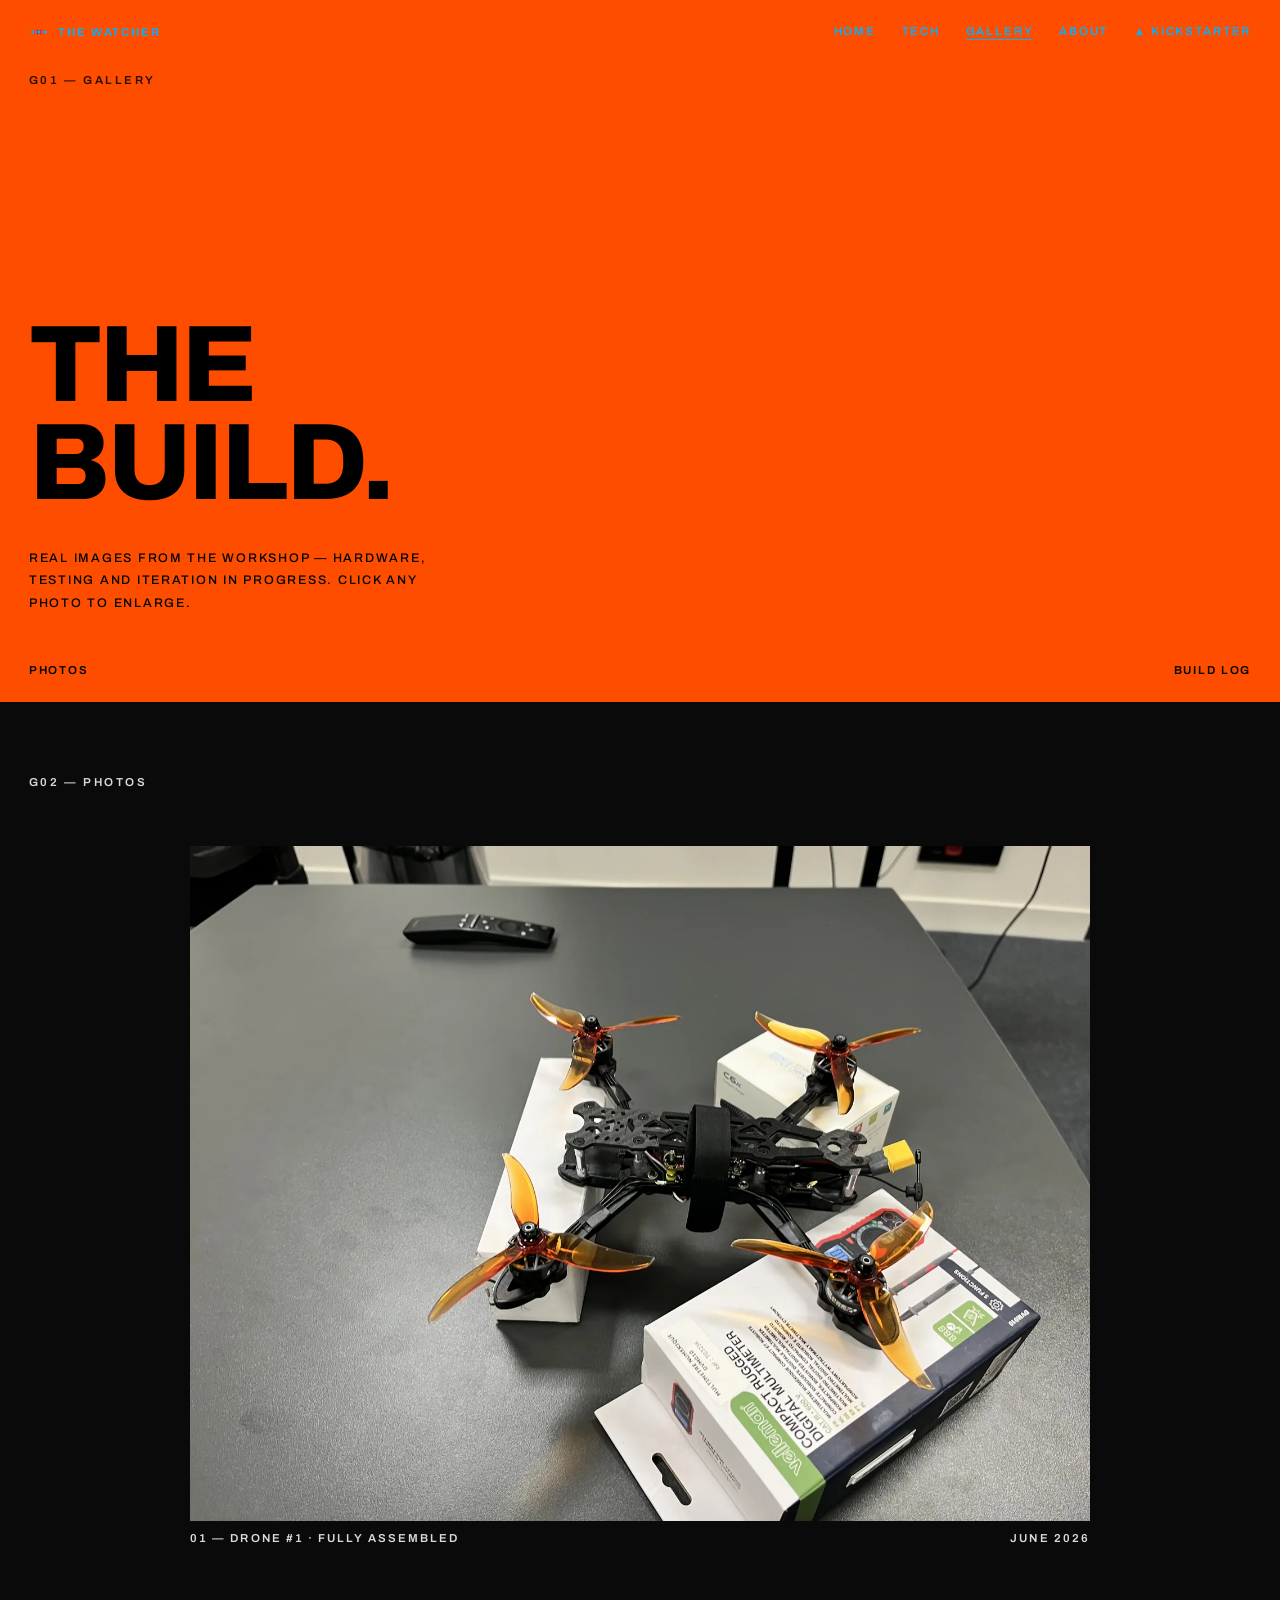
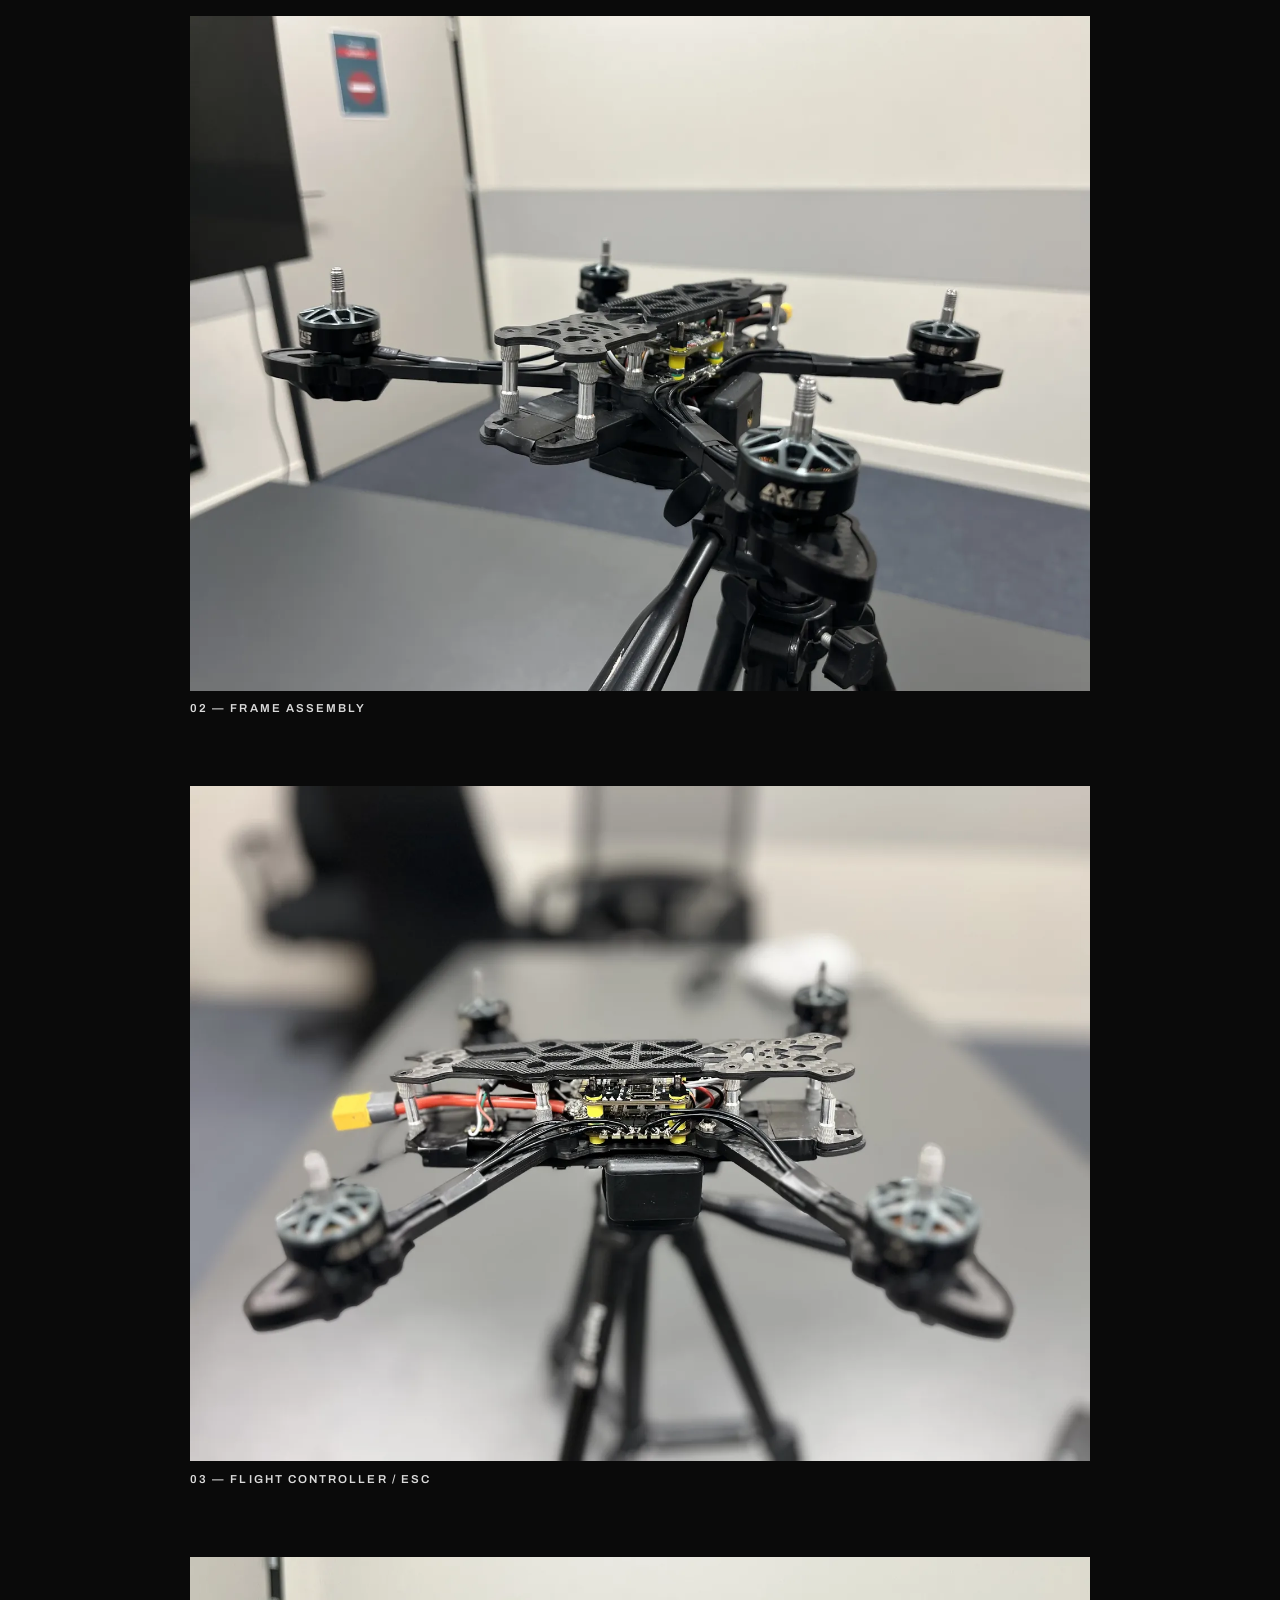
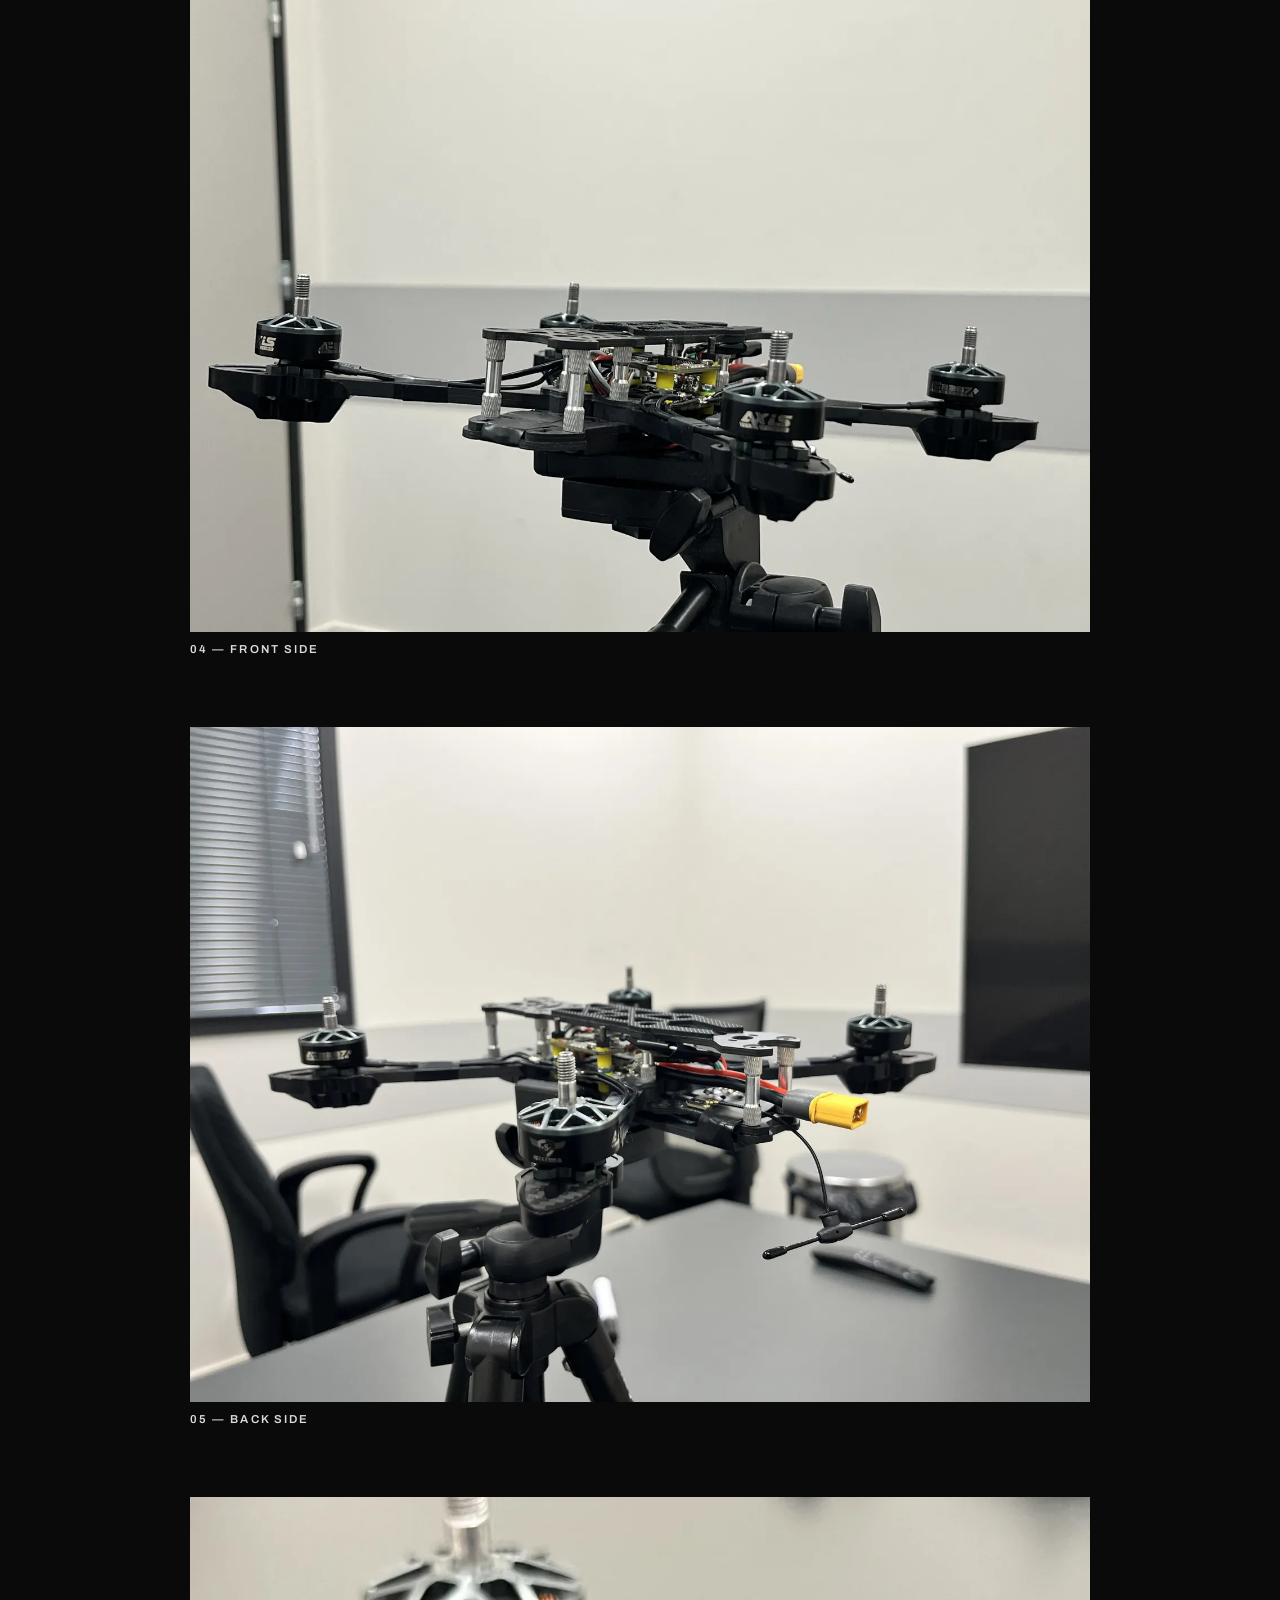
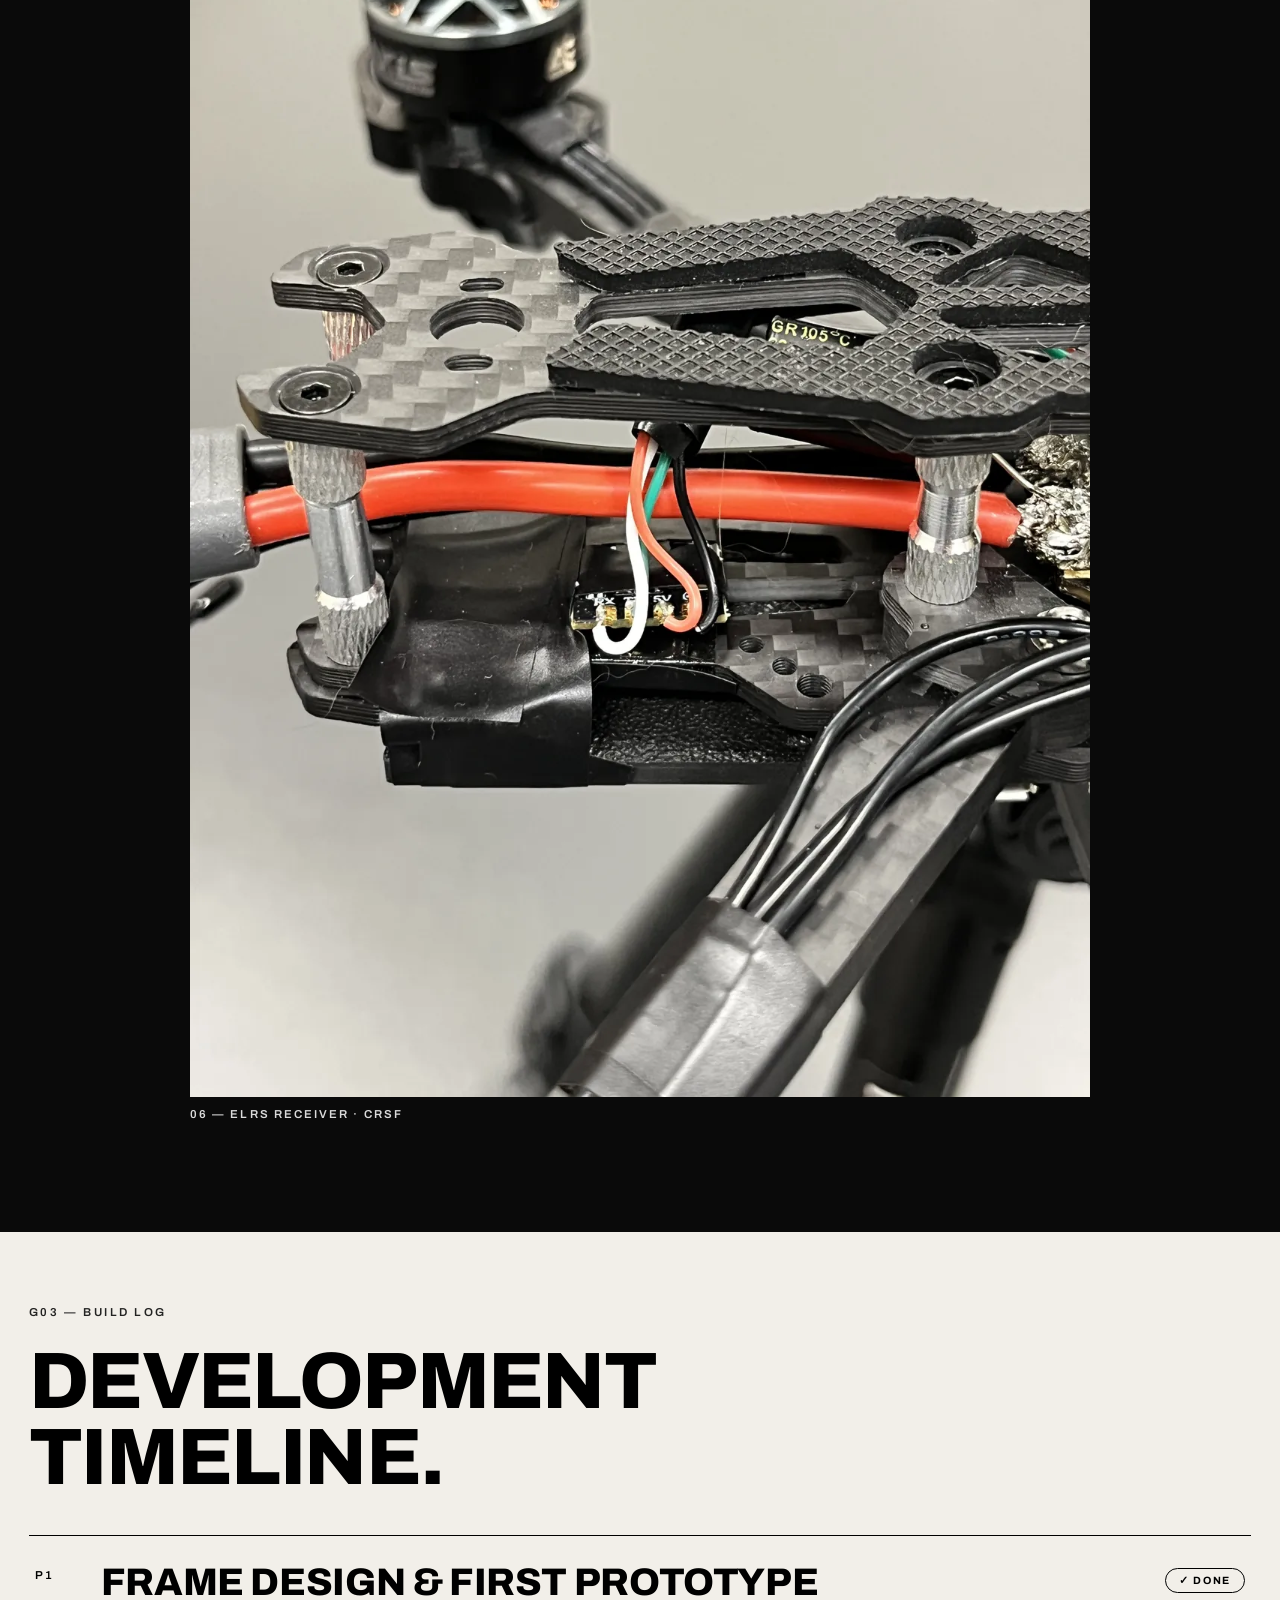
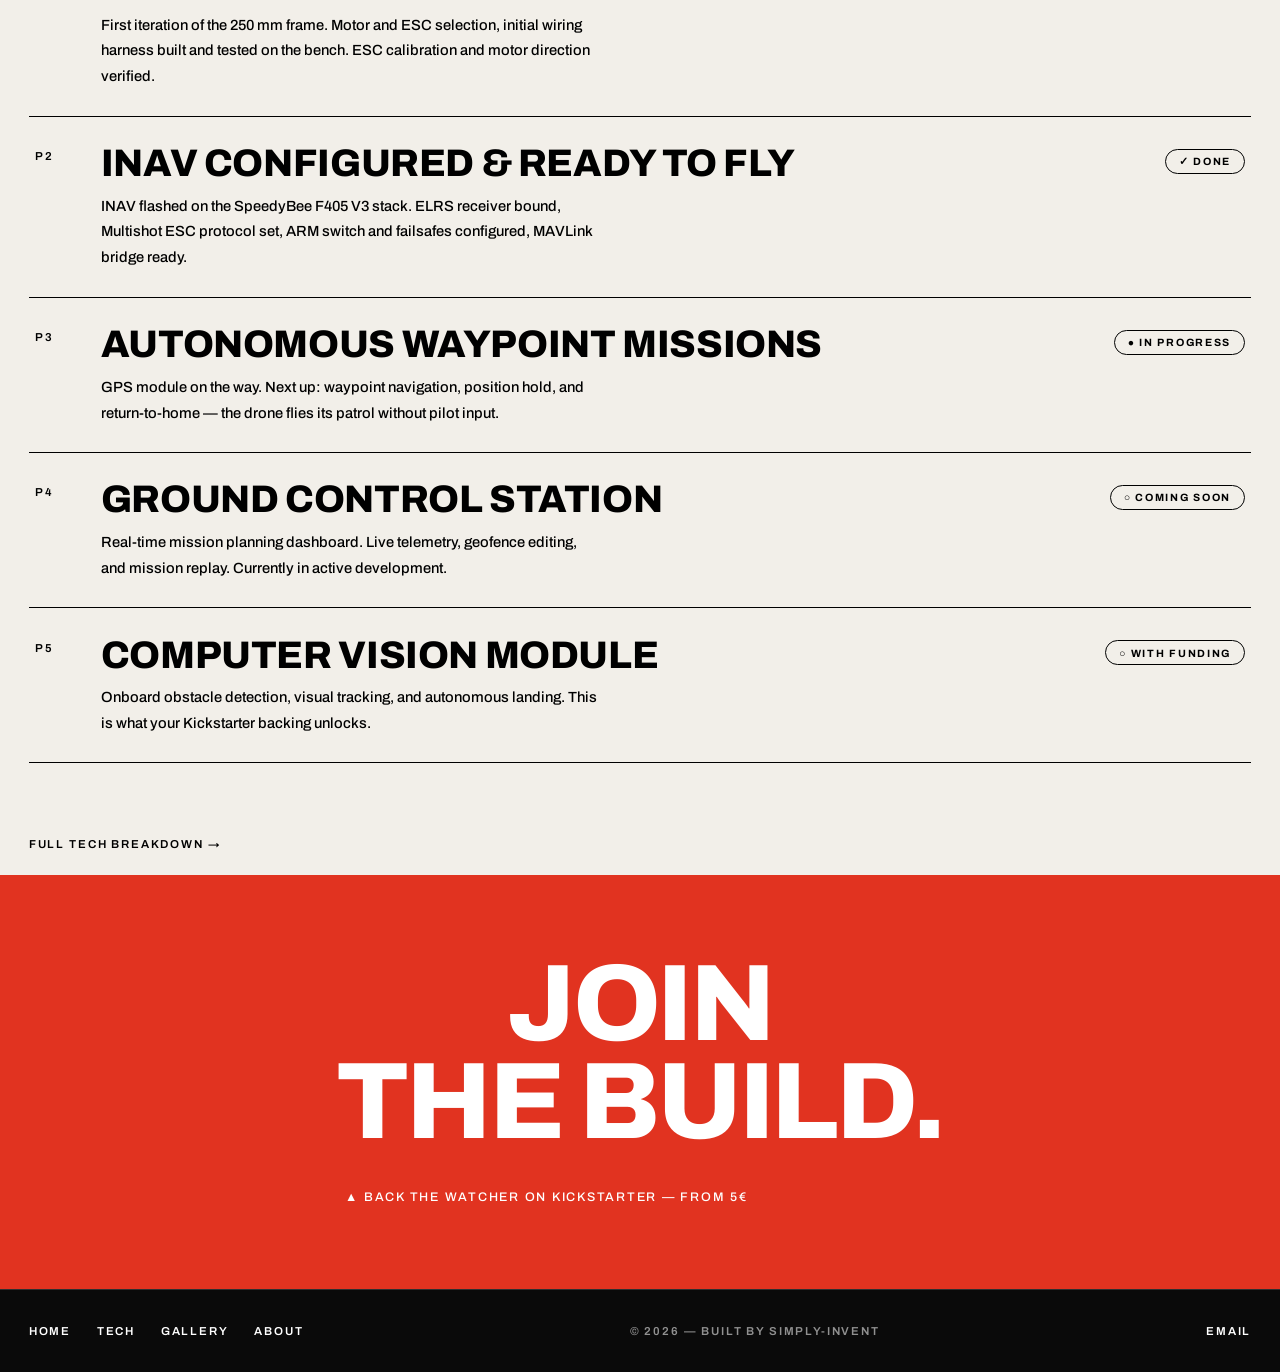
<file: html/gallery.html>
<!DOCTYPE html>
<html lang="en">
<head>
  <meta charset="UTF-8">
  <meta name="viewport" content="width=device-width, initial-scale=1.0">
  <meta name="description" content="The Watcher — Build progress photos, prototype images and development timeline of our autonomous drone project.">
  <meta property="og:title" content="Gallery | The Watcher">
  <meta property="og:description" content="Real photos from the workshop — the autonomous surveillance drone, assembled and flying.">
  <meta property="og:type" content="website">
  <meta property="og:url" content="https://simply-invent.github.io/the_watCh3r/html/gallery.html">
  <meta property="og:image" content="https://simply-invent.github.io/the_watCh3r/assets/img/og-image.jpg">
  <meta name="twitter:card" content="summary_large_image">
  <link rel="icon" type="image/png" href="../assets/img/favicon.png">
  <title>Gallery | The Watcher</title>
  <link rel="preconnect" href="https://fonts.googleapis.com">
  <link rel="preconnect" href="https://fonts.gstatic.com" crossorigin>
  <link href="https://fonts.googleapis.com/css2?family=Archivo:wght@500;600;800&display=swap" rel="stylesheet">
  <link rel="stylesheet" href="../assets/css/watcher.css">
  <script>document.documentElement.classList.add('js');</script>
</head>
<body>

<!-- ── Fixed chrome ── -->
<div class="chrome">
  <div class="topbar">
    <a href="../index.html" class="wordmark" aria-label="The Watcher — home">
      <svg viewBox="0 0 200 200" xmlns="http://www.w3.org/2000/svg" aria-hidden="true">
        <path d="M 12,100 Q 100,44 188,100 Q 100,156 12,100 Z" fill="#fff"/>
        <circle cx="100" cy="100" r="44" fill="#000"/>
        <circle cx="100" cy="100" r="19" fill="#fff"/>
      </svg>
      The Watcher
    </a>
    <nav class="topnav" aria-label="Main">
      <a href="../index.html">Home</a>
      <a href="./tech.html">Tech</a>
      <a href="./gallery.html" aria-current="page">Gallery</a>
      <a href="./contact.html">About</a>
      <a href="https://www.kickstarter.com/profile/the-watch3r" target="_blank" rel="noopener">▲ Kickstarter</a>
    </nav>
    <button class="menu-btn" aria-expanded="false" aria-controls="menu">Menu</button>
  </div>
</div>

<!-- ── Mobile menu ── -->
<nav class="menu" id="menu" aria-label="Menu">
  <button class="menu-close">Close ✕</button>
  <a href="../index.html">Home</a>
  <a href="./tech.html">Tech</a>
  <a href="./gallery.html" aria-current="page">Gallery</a>
  <a href="./contact.html">About</a>
  <a href="https://www.kickstarter.com/profile/the-watch3r" class="menu-ks" target="_blank" rel="noopener">▲ Kickstarter</a>
</nav>

<!-- ── G01 · HERO ── -->
<header class="band hero bg-orange">
  <span class="tag">G01 — Gallery</span>
  <h1 class="display-md reveal">The<br>Build.</h1>
  <p class="note reveal">Real images from the workshop — hardware, testing and iteration in progress. Click any photo to enlarge.</p>
  <div class="foot">
    <span><a href="#photos">Photos</a></span>
    <span><a href="#log">Build log</a></span>
  </div>
</header>

<!-- ── G02 · PHOTOS ── -->
<section class="band bg-black" id="photos">
  <span class="tag">G02 — Photos</span>

  <div class="gallery-stack" style="margin-top: 2rem;">
    <figure class="frame wide">
      <img src="../assets/img/IMG_5933.webp" alt="Drone #1 fully assembled with propellers mounted" width="1600" height="1200">
      <figcaption><span>01 — Drone #1 · fully assembled</span><span>June 2026</span></figcaption>
    </figure>

    <figure class="frame wide">
      <img src="../assets/img/IMG_5925.webp" alt="Frame assembly" width="1600" height="1200" loading="lazy">
      <figcaption><span>02 — Frame assembly</span></figcaption>
    </figure>

    <figure class="frame wide">
      <img src="../assets/img/IMG_5926.webp" alt="Flight controller and ESC stack" width="1600" height="1200" loading="lazy">
      <figcaption><span>03 — Flight controller / ESC</span></figcaption>
    </figure>

    <figure class="frame wide">
      <img src="../assets/img/IMG_5924.webp" alt="Quadcopter front structure" width="1600" height="1200" loading="lazy">
      <figcaption><span>04 — Front side</span></figcaption>
    </figure>

    <figure class="frame wide">
      <img src="../assets/img/IMG_5927.webp" alt="Quadcopter back structure" width="1600" height="1200" loading="lazy">
      <figcaption><span>05 — Back side</span></figcaption>
    </figure>

    <figure class="frame wide">
      <img src="../assets/img/IMG_5928.webp" alt="ELRS receiver (CRSF protocol)" width="1200" height="1600" loading="lazy">
      <figcaption><span>06 — ELRS receiver · CRSF</span></figcaption>
    </figure>
  </div>
</section>

<!-- ── G03 · BUILD LOG ── -->
<section class="band bg-paper" id="log">
  <span class="tag">G03 — Build Log</span>
  <h2 class="section-head">Development<br>timeline.</h2>

  <div class="blocks">
    <div class="block">
      <span class="idx">P1</span>
      <div>
        <h3>Frame design &amp; first prototype</h3>
        <p>First iteration of the 250 mm frame. Motor and ESC selection, initial wiring harness built and tested on the bench. ESC calibration and motor direction verified.</p>
      </div>
      <span class="chip">✓ Done</span>
    </div>
    <div class="block">
      <span class="idx">P2</span>
      <div>
        <h3>INAV configured &amp; ready to fly</h3>
        <p>INAV flashed on the SpeedyBee F405 V3 stack. ELRS receiver bound, Multishot ESC protocol set, ARM switch and failsafes configured, MAVLink bridge ready.</p>
      </div>
      <span class="chip">✓ Done</span>
    </div>
    <div class="block">
      <span class="idx">P3</span>
      <div>
        <h3>Autonomous waypoint missions</h3>
        <p>GPS module on the way. Next up: waypoint navigation, position hold, and return-to-home — the drone flies its patrol without pilot input.</p>
      </div>
      <span class="chip">● In progress</span>
    </div>
    <div class="block">
      <span class="idx">P4</span>
      <div>
        <h3>Ground control station</h3>
        <p>Real-time mission planning dashboard. Live telemetry, geofence editing, and mission replay. Currently in active development.</p>
      </div>
      <span class="chip">○ Coming soon</span>
    </div>
    <div class="block">
      <span class="idx">P5</span>
      <div>
        <h3>Computer vision module</h3>
        <p>Onboard obstacle detection, visual tracking, and autonomous landing. This is what your Kickstarter backing unlocks.</p>
      </div>
      <span class="chip">○ With funding</span>
    </div>
  </div>
  <div class="foot">
    <span><a href="./tech.html">Full tech breakdown →</a></span>
  </div>
</section>

<!-- ── CTA ── -->
<section class="band bg-red" style="text-align: center; align-items: center; padding-top: 5rem; padding-bottom: 5rem;">
  <a href="https://www.kickstarter.com/profile/the-watch3r" target="_blank" rel="noopener">
    <h2 class="display-md">Join<br>the build.</h2>
    <p class="note" style="opacity: 1;">▲ Back The Watcher on Kickstarter — from 5€</p>
  </a>
</section>

<footer class="wfooter">
  <nav aria-label="Footer">
    <a href="../index.html">Home</a>
    <a href="./tech.html">Tech</a>
    <a href="./gallery.html">Gallery</a>
    <a href="./contact.html">About</a>
  </nav>
  <span class="credit">© 2026 — Built by <a href="https://github.com/simPly-invent" target="_blank" rel="noopener">simPly-invent</a></span>
  <a href="mailto:dbenaissi@gmail.com">Email</a>
</footer>

<script src="../assets/js/w.js"></script>
</body>
</html>
</file>
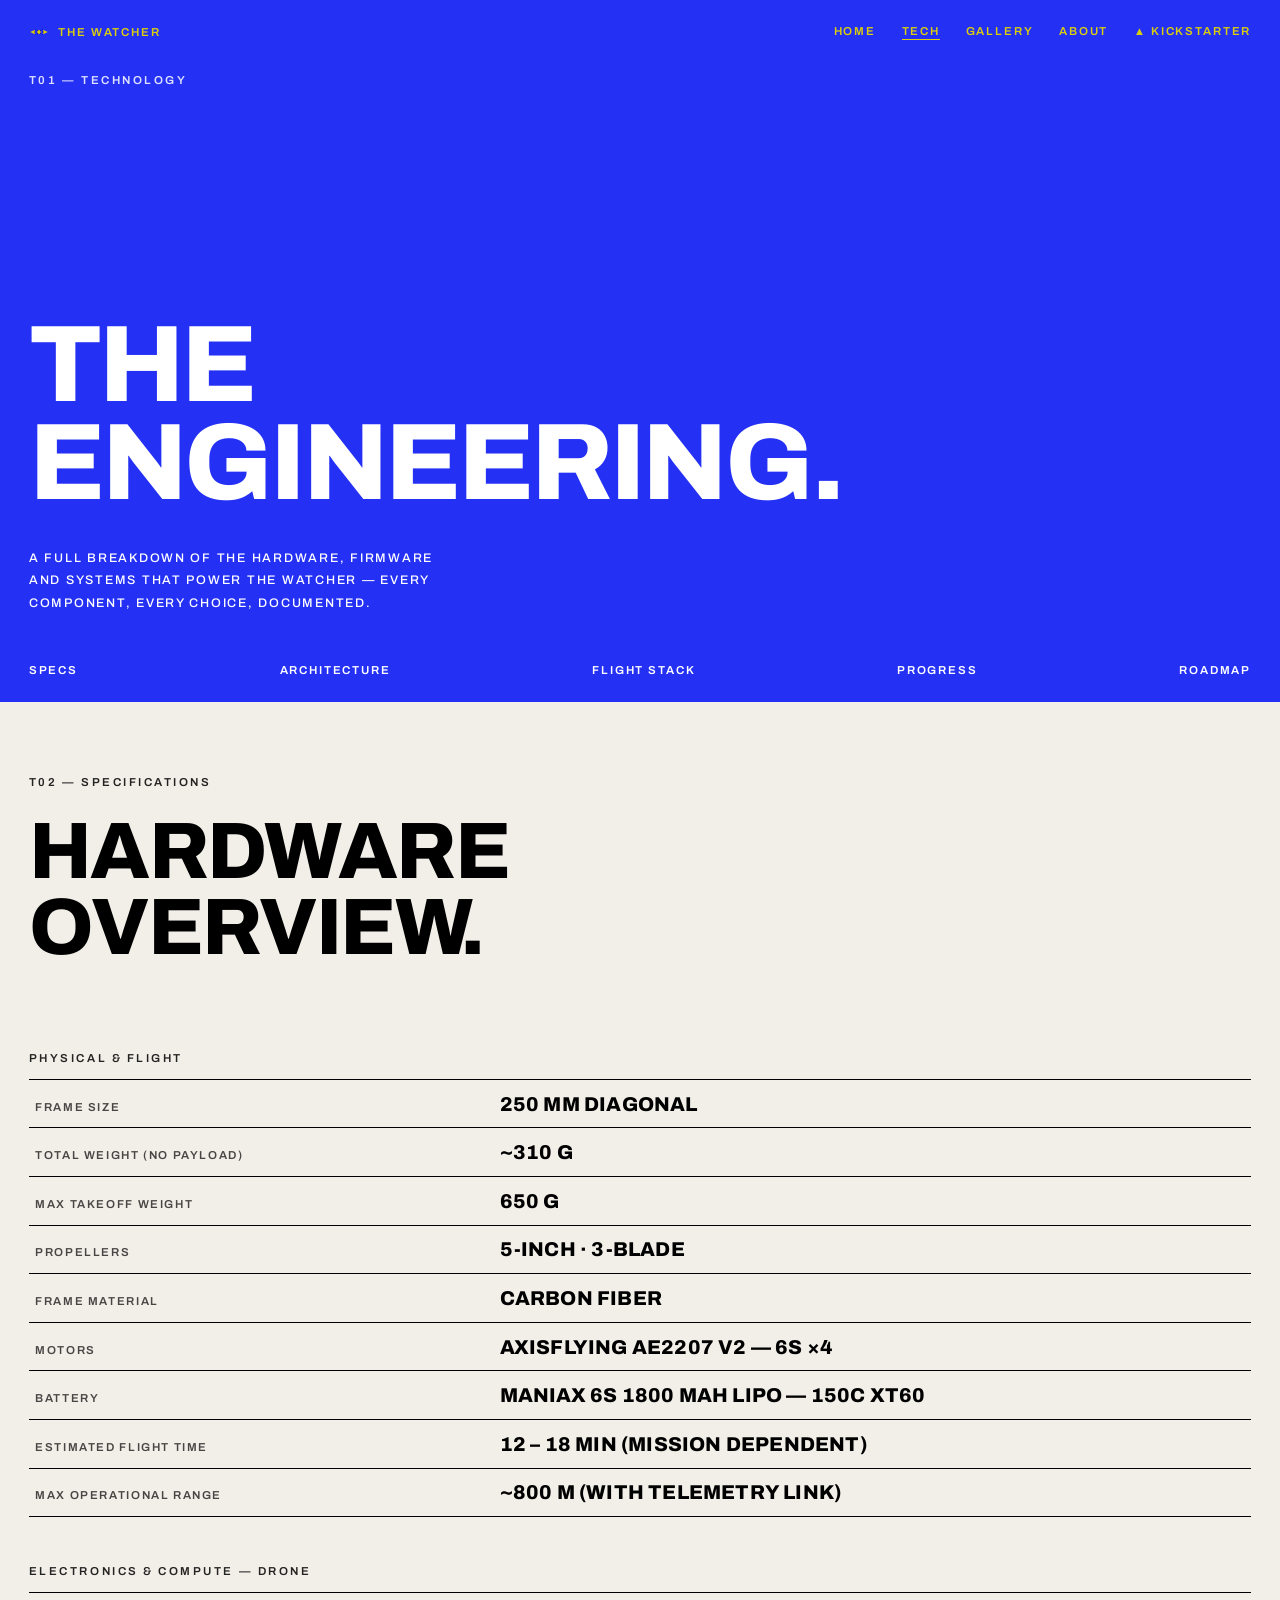
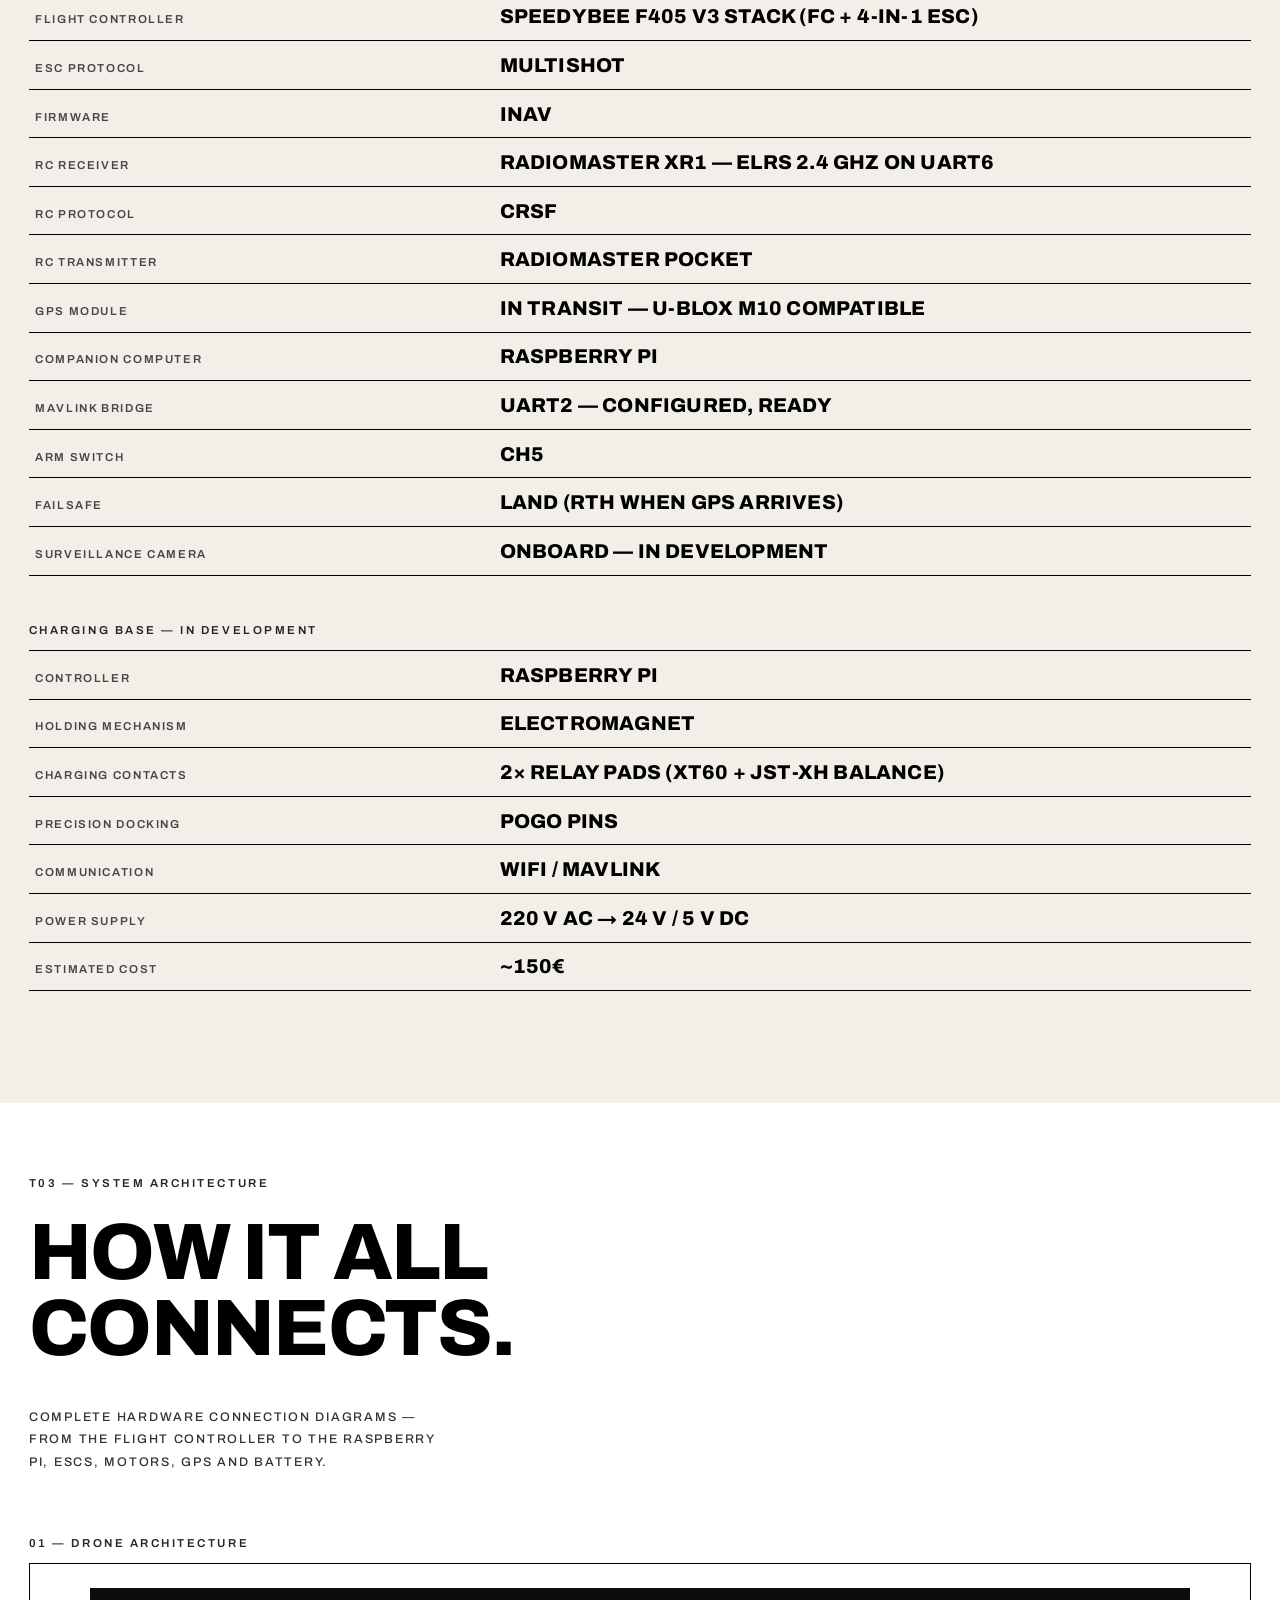
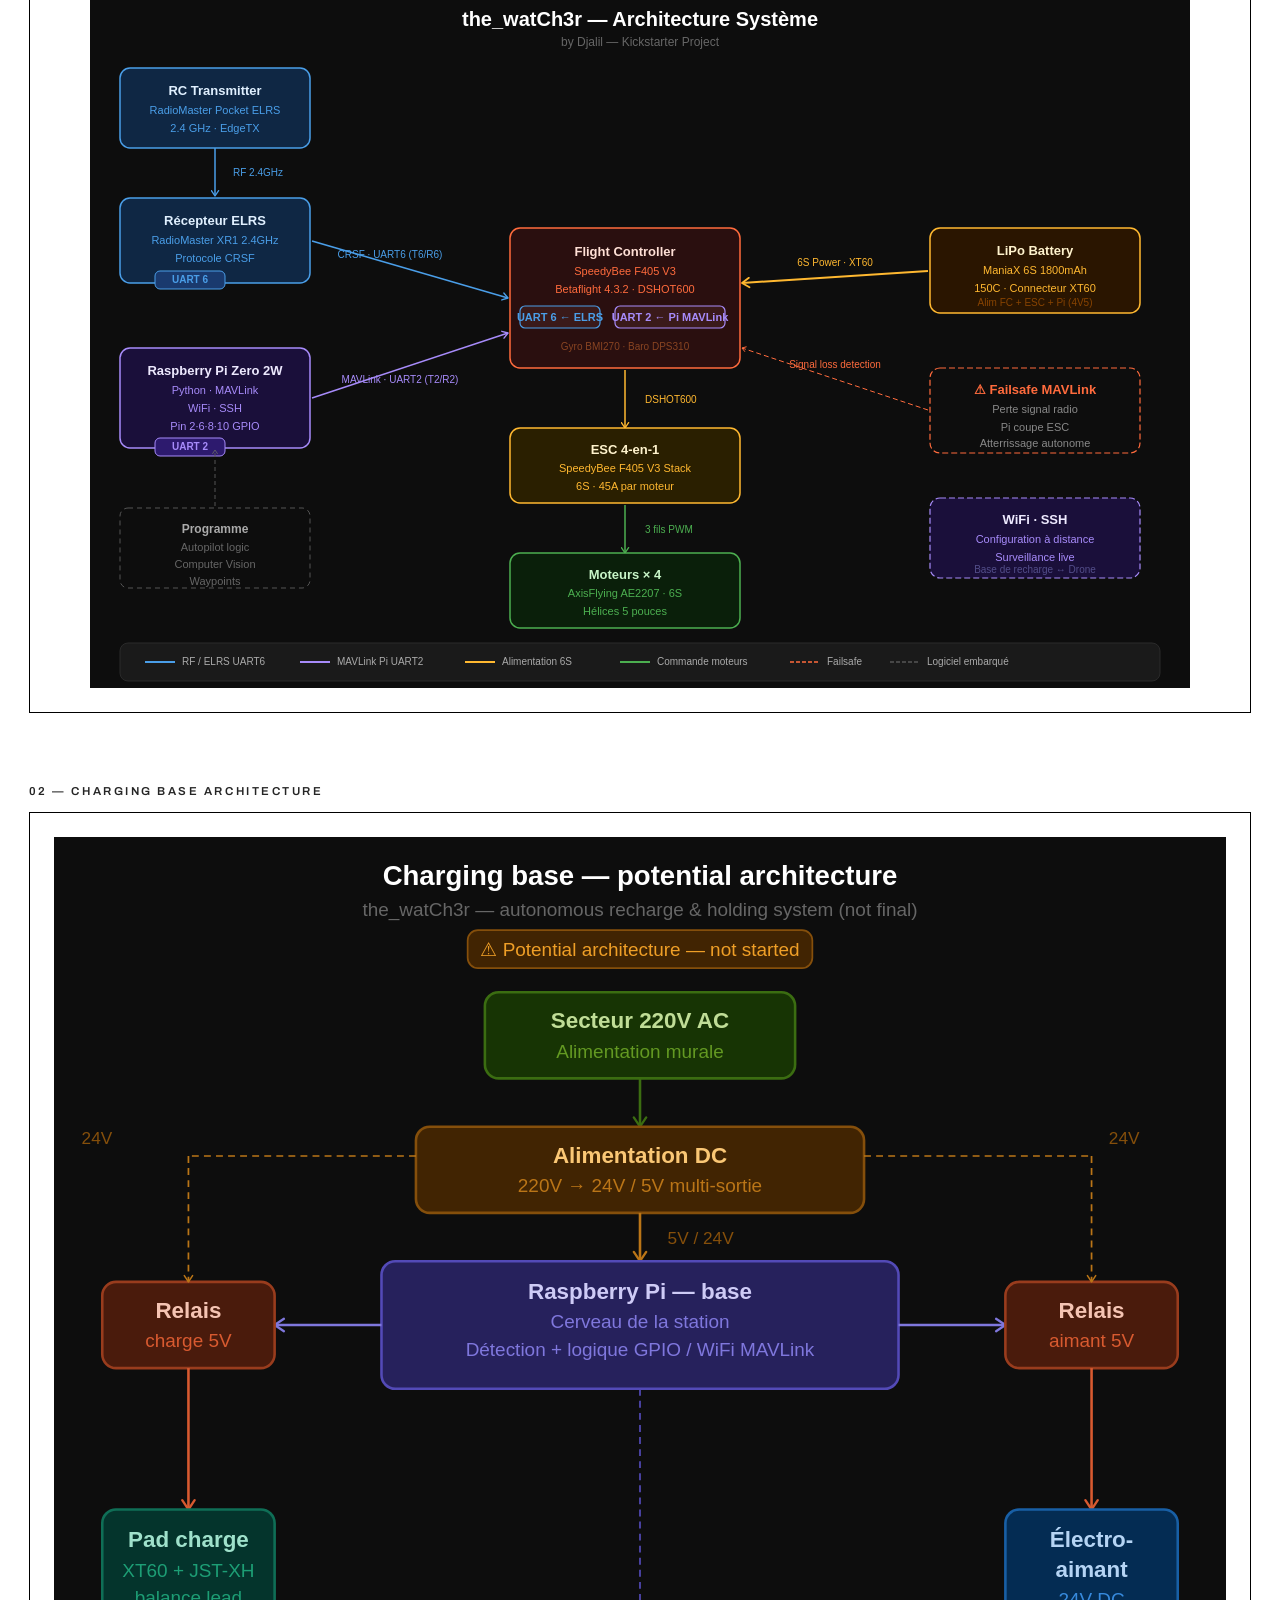
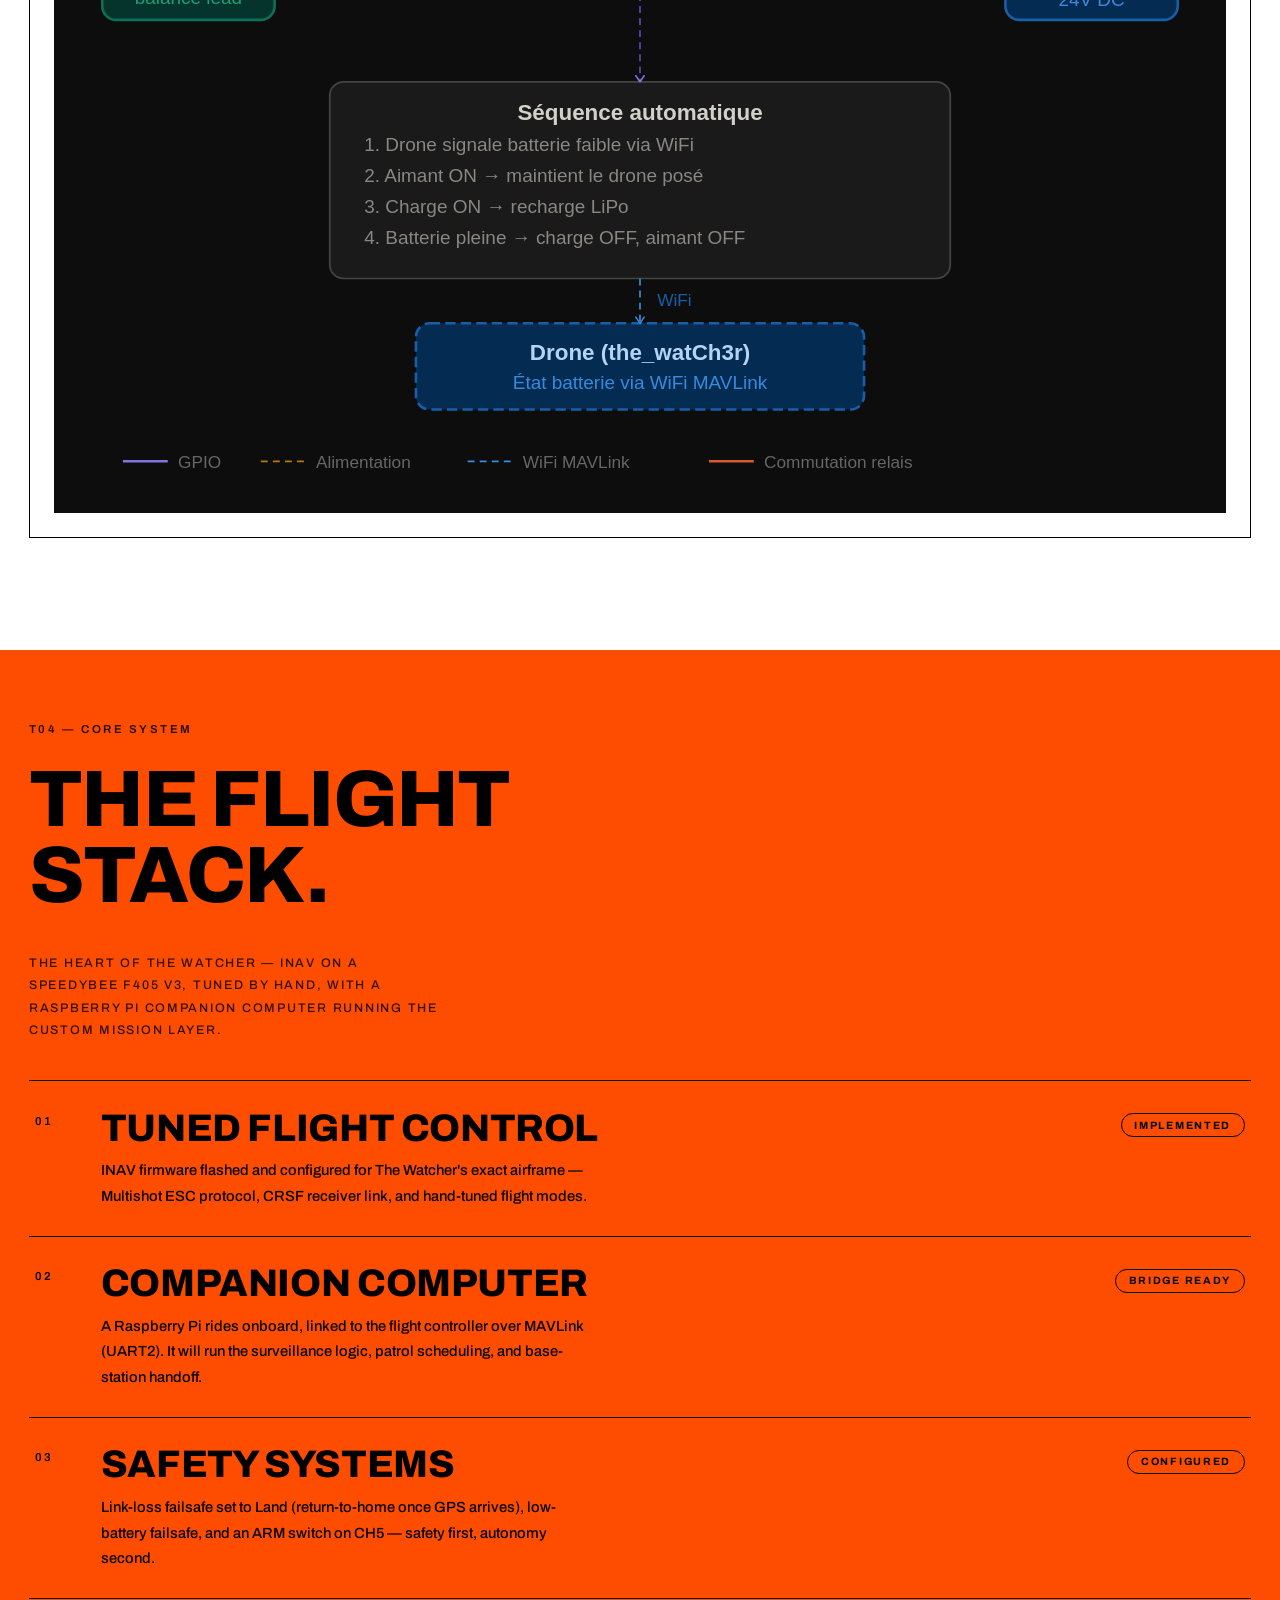
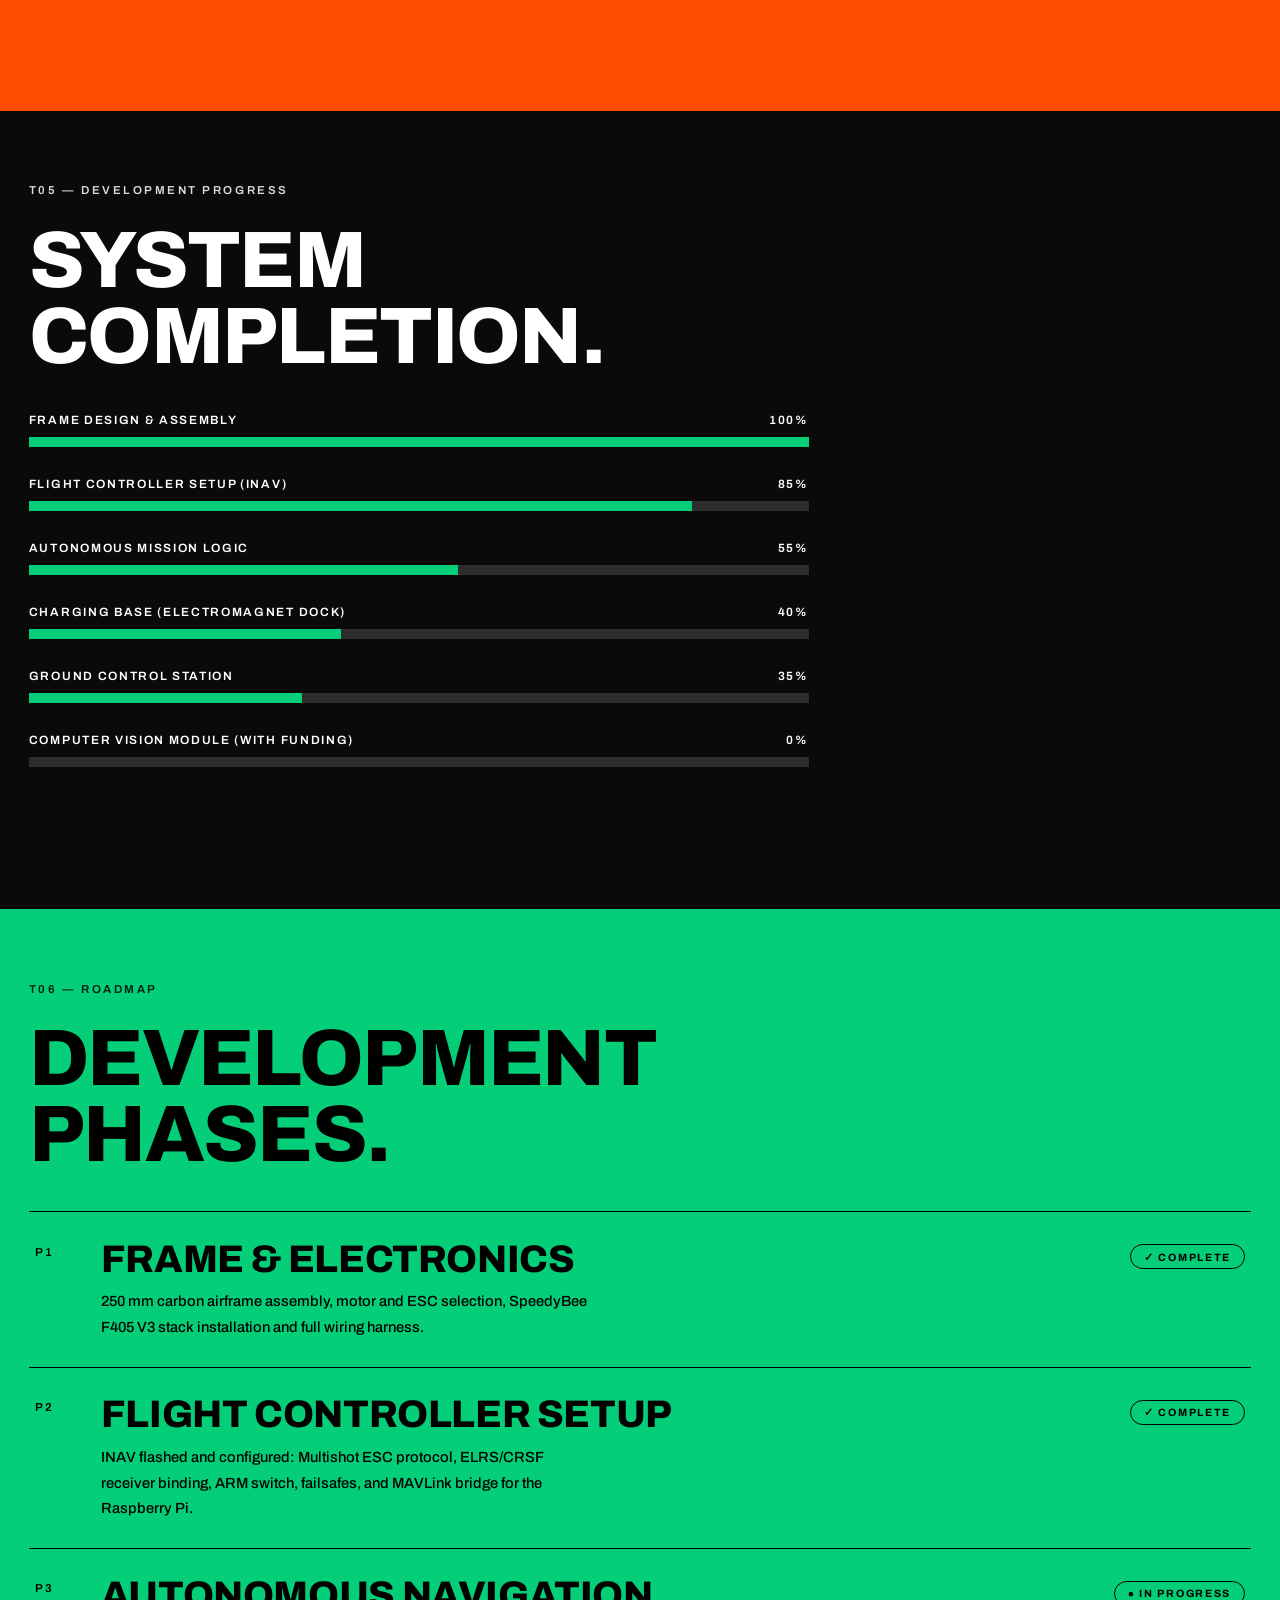
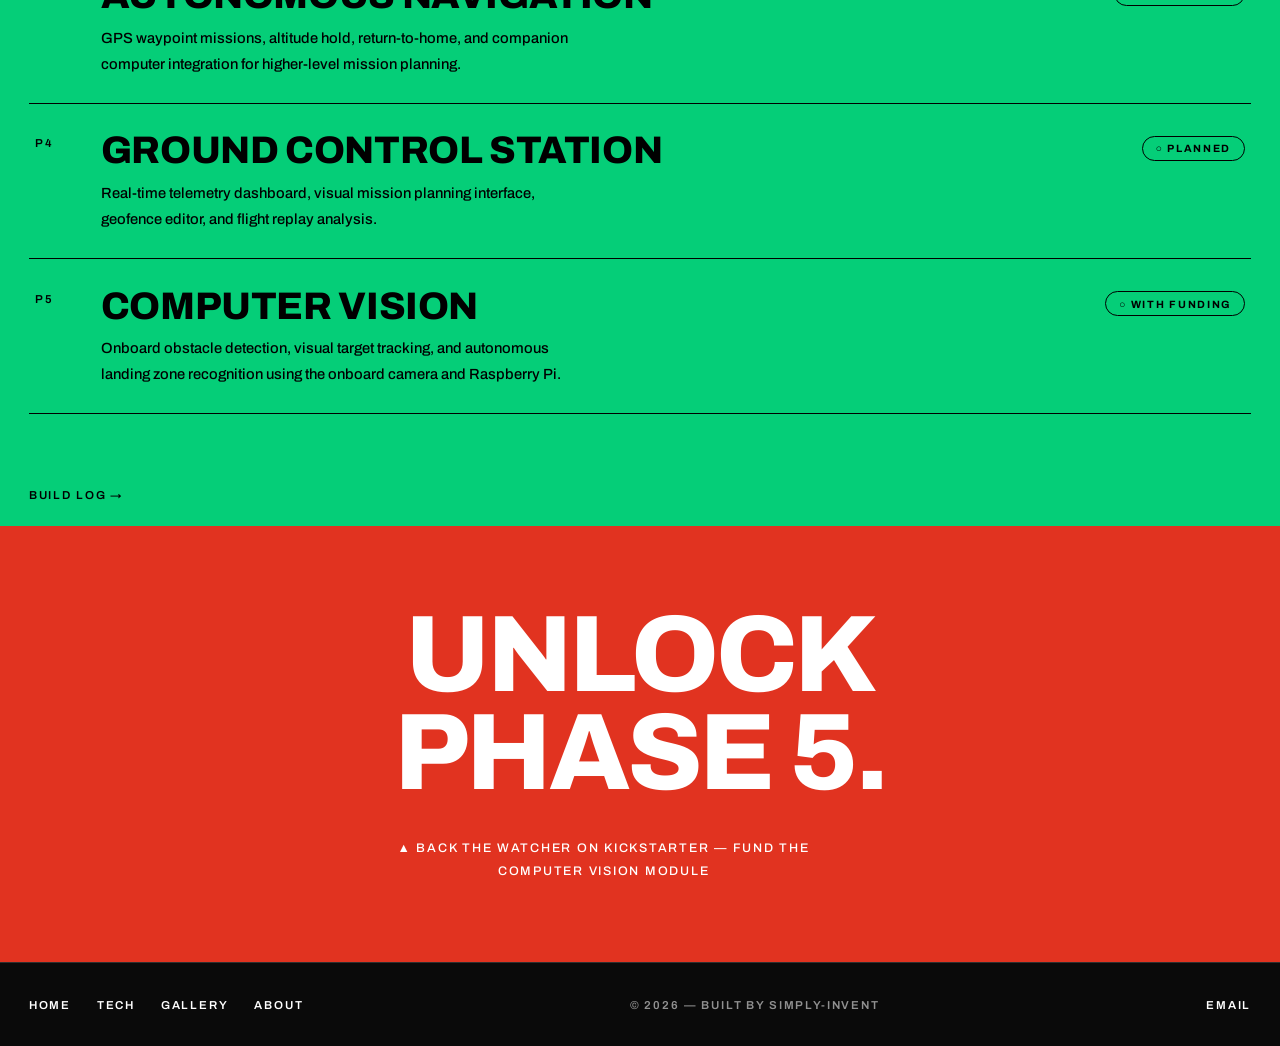
<file: html/tech.html>
<!DOCTYPE html>
<html lang="en">
<head>
  <meta charset="UTF-8">
  <meta name="viewport" content="width=device-width, initial-scale=1.0">
  <meta name="description" content="The Watcher — Hardware specs, INAV flight stack, system architecture and development roadmap for our autonomous surveillance drone.">
  <meta property="og:title" content="Technology | The Watcher">
  <meta property="og:description" content="Hardware specs, INAV flight stack, system architecture and roadmap of the autonomous surveillance drone.">
  <meta property="og:type" content="website">
  <meta property="og:url" content="https://simply-invent.github.io/the_watCh3r/html/tech.html">
  <meta property="og:image" content="https://simply-invent.github.io/the_watCh3r/assets/img/og-image.jpg">
  <meta name="twitter:card" content="summary_large_image">
  <link rel="icon" type="image/png" href="../assets/img/favicon.png">
  <title>Technology | The Watcher</title>
  <link rel="preconnect" href="https://fonts.googleapis.com">
  <link rel="preconnect" href="https://fonts.gstatic.com" crossorigin>
  <link href="https://fonts.googleapis.com/css2?family=Archivo:wght@500;600;800&display=swap" rel="stylesheet">
  <link rel="stylesheet" href="../assets/css/watcher.css">
  <script>document.documentElement.classList.add('js');</script>
  <style>
    .diagram { background: #fff; padding: 1rem 0 0; }
    .diagram + .diagram { margin-top: 3.5rem; }
    .diagram .holder { overflow-x: auto; border: 1px solid #000; padding: 1.5rem; }
    .diagram img { display: block; margin: 0 auto; }
  </style>
</head>
<body>

<!-- ── Fixed chrome ── -->
<div class="chrome">
  <div class="topbar">
    <a href="../index.html" class="wordmark" aria-label="The Watcher — home">
      <svg viewBox="0 0 200 200" xmlns="http://www.w3.org/2000/svg" aria-hidden="true">
        <path d="M 12,100 Q 100,44 188,100 Q 100,156 12,100 Z" fill="#fff"/>
        <circle cx="100" cy="100" r="44" fill="#000"/>
        <circle cx="100" cy="100" r="19" fill="#fff"/>
      </svg>
      The Watcher
    </a>
    <nav class="topnav" aria-label="Main">
      <a href="../index.html">Home</a>
      <a href="./tech.html" aria-current="page">Tech</a>
      <a href="./gallery.html">Gallery</a>
      <a href="./contact.html">About</a>
      <a href="https://www.kickstarter.com/profile/the-watch3r" target="_blank" rel="noopener">▲ Kickstarter</a>
    </nav>
    <button class="menu-btn" aria-expanded="false" aria-controls="menu">Menu</button>
  </div>
</div>

<!-- ── Mobile menu ── -->
<nav class="menu" id="menu" aria-label="Menu">
  <button class="menu-close">Close ✕</button>
  <a href="../index.html">Home</a>
  <a href="./tech.html" aria-current="page">Tech</a>
  <a href="./gallery.html">Gallery</a>
  <a href="./contact.html">About</a>
  <a href="https://www.kickstarter.com/profile/the-watch3r" class="menu-ks" target="_blank" rel="noopener">▲ Kickstarter</a>
</nav>

<!-- ── T01 · HERO ── -->
<header class="band hero bg-cobalt">
  <span class="tag">T01 — Technology</span>
  <h1 class="display-md reveal">The<br>Engineering.</h1>
  <p class="note reveal">A full breakdown of the hardware, firmware and systems that power The Watcher — every component, every choice, documented.</p>
  <div class="foot">
    <span><a href="#specs">Specs</a></span>
    <span><a href="#architecture">Architecture</a></span>
    <span><a href="#flight-stack">Flight stack</a></span>
    <span><a href="#progress">Progress</a></span>
    <span><a href="#roadmap">Roadmap</a></span>
  </div>
</header>

<!-- ── T02 · SPECIFICATIONS ── -->
<section class="band bg-paper" id="specs">
  <span class="tag">T02 — Specifications</span>
  <h2 class="section-head">Hardware<br>overview.</h2>

  <div class="spec-block">
    <p class="spec-title">Physical &amp; Flight</p>
    <table class="spec">
      <tr><td>Frame size</td><td>250 mm diagonal</td></tr>
      <tr><td>Total weight (no payload)</td><td>~310 g</td></tr>
      <tr><td>Max takeoff weight</td><td>650 g</td></tr>
      <tr><td>Propellers</td><td>5-inch · 3-blade</td></tr>
      <tr><td>Frame material</td><td>Carbon fiber</td></tr>
      <tr><td>Motors</td><td>AxisFlying AE2207 V2 — 6S ×4</td></tr>
      <tr><td>Battery</td><td>ManiaX 6S 1800 mAh LiPo — 150C XT60</td></tr>
      <tr><td>Estimated flight time</td><td>12 – 18 min (mission dependent)</td></tr>
      <tr><td>Max operational range</td><td>~800 m (with telemetry link)</td></tr>
    </table>
  </div>

  <div class="spec-block">
    <p class="spec-title">Electronics &amp; Compute — Drone</p>
    <table class="spec">
      <tr><td>Flight controller</td><td>SpeedyBee F405 V3 stack (FC + 4-in-1 ESC)</td></tr>
      <tr><td>ESC protocol</td><td>Multishot</td></tr>
      <tr><td>Firmware</td><td>INAV</td></tr>
      <tr><td>RC receiver</td><td>RadioMaster XR1 — ELRS 2.4 GHz on UART6</td></tr>
      <tr><td>RC protocol</td><td>CRSF</td></tr>
      <tr><td>RC transmitter</td><td>RadioMaster Pocket</td></tr>
      <tr><td>GPS module</td><td>In transit — u-blox M10 compatible</td></tr>
      <tr><td>Companion computer</td><td>Raspberry Pi</td></tr>
      <tr><td>MAVLink bridge</td><td>UART2 — configured, ready</td></tr>
      <tr><td>ARM switch</td><td>CH5</td></tr>
      <tr><td>Failsafe</td><td>Land (RTH when GPS arrives)</td></tr>
      <tr><td>Surveillance camera</td><td>Onboard — in development</td></tr>
    </table>
  </div>

  <div class="spec-block">
    <p class="spec-title">Charging Base — In Development</p>
    <table class="spec">
      <tr><td>Controller</td><td>Raspberry Pi</td></tr>
      <tr><td>Holding mechanism</td><td>Electromagnet</td></tr>
      <tr><td>Charging contacts</td><td>2× relay pads (XT60 + JST-XH balance)</td></tr>
      <tr><td>Precision docking</td><td>Pogo pins</td></tr>
      <tr><td>Communication</td><td>WiFi / MAVLink</td></tr>
      <tr><td>Power supply</td><td>220 V AC → 24 V / 5 V DC</td></tr>
      <tr><td>Estimated cost</td><td>~150€</td></tr>
    </table>
  </div>
</section>

<!-- ── T03 · ARCHITECTURE ── -->
<section class="band bg-white" id="architecture">
  <span class="tag">T03 — System Architecture</span>
  <h2 class="section-head">How it all<br>connects.</h2>
  <p class="note" style="margin-top: 0;">Complete hardware connection diagrams — from the flight controller to the Raspberry Pi, ESCs, motors, GPS and battery.</p>

  <div class="diagram" style="margin-top: 3rem;">
    <p class="spec-title">01 — Drone architecture</p>
    <div class="holder">
      <img src="../assets/img/svg/drone_architecture.svg" alt="Drone system architecture diagram">
    </div>
  </div>

  <div class="diagram">
    <p class="spec-title">02 — Charging base architecture</p>
    <div class="holder">
      <img src="../assets/img/svg/charging_base_electroaimant_v2.svg" alt="Charging base system architecture diagram">
    </div>
  </div>
</section>

<!-- ── T04 · FLIGHT STACK ── -->
<section class="band bg-orange" id="flight-stack">
  <span class="tag">T04 — Core System</span>
  <h2 class="section-head">The flight<br>stack.</h2>
  <p class="note" style="margin-top: 0; margin-bottom: 2.4rem;">The heart of The Watcher — INAV on a SpeedyBee F405 V3, tuned by hand, with a Raspberry Pi companion computer running the custom mission layer.</p>

  <div class="blocks">
    <div class="block">
      <span class="idx">01</span>
      <div>
        <h3>Tuned flight control</h3>
        <p>INAV firmware flashed and configured for The Watcher's exact airframe — Multishot ESC protocol, CRSF receiver link, and hand-tuned flight modes.</p>
      </div>
      <span class="chip">Implemented</span>
    </div>
    <div class="block">
      <span class="idx">02</span>
      <div>
        <h3>Companion computer</h3>
        <p>A Raspberry Pi rides onboard, linked to the flight controller over MAVLink (UART2). It will run the surveillance logic, patrol scheduling, and base-station handoff.</p>
      </div>
      <span class="chip">Bridge ready</span>
    </div>
    <div class="block">
      <span class="idx">03</span>
      <div>
        <h3>Safety systems</h3>
        <p>Link-loss failsafe set to Land (return-to-home once GPS arrives), low-battery failsafe, and an ARM switch on CH5 — safety first, autonomy second.</p>
      </div>
      <span class="chip">Configured</span>
    </div>
  </div>
</section>

<!-- ── T05 · PROGRESS ── -->
<section class="band bg-black" id="progress">
  <span class="tag">T05 — Development Progress</span>
  <h2 class="section-head">System<br>completion.</h2>

  <div class="pbars">
    <div class="pbar">
      <div class="plabel"><span>Frame design &amp; assembly</span><span>100%</span></div>
      <div class="track"><div class="fill" data-w="100%" style="--w: 100%;"></div></div>
    </div>
    <div class="pbar">
      <div class="plabel"><span>Flight controller setup (INAV)</span><span>85%</span></div>
      <div class="track"><div class="fill" data-w="85%" style="--w: 85%;"></div></div>
    </div>
    <div class="pbar">
      <div class="plabel"><span>Autonomous mission logic</span><span>55%</span></div>
      <div class="track"><div class="fill" data-w="55%" style="--w: 55%;"></div></div>
    </div>
    <div class="pbar">
      <div class="plabel"><span>Charging base (electromagnet dock)</span><span>40%</span></div>
      <div class="track"><div class="fill" data-w="40%" style="--w: 40%;"></div></div>
    </div>
    <div class="pbar">
      <div class="plabel"><span>Ground control station</span><span>35%</span></div>
      <div class="track"><div class="fill" data-w="35%" style="--w: 35%;"></div></div>
    </div>
    <div class="pbar">
      <div class="plabel"><span>Computer vision module (with funding)</span><span>0%</span></div>
      <div class="track"><div class="fill" data-w="0%" style="--w: 0%;"></div></div>
    </div>
  </div>
</section>

<!-- ── T06 · ROADMAP ── -->
<section class="band bg-green" id="roadmap">
  <span class="tag">T06 — Roadmap</span>
  <h2 class="section-head">Development<br>phases.</h2>

  <div class="blocks">
    <div class="block">
      <span class="idx">P1</span>
      <div>
        <h3>Frame &amp; electronics</h3>
        <p>250 mm carbon airframe assembly, motor and ESC selection, SpeedyBee F405 V3 stack installation and full wiring harness.</p>
      </div>
      <span class="chip">✓ Complete</span>
    </div>
    <div class="block">
      <span class="idx">P2</span>
      <div>
        <h3>Flight controller setup</h3>
        <p>INAV flashed and configured: Multishot ESC protocol, ELRS/CRSF receiver binding, ARM switch, failsafes, and MAVLink bridge for the Raspberry Pi.</p>
      </div>
      <span class="chip">✓ Complete</span>
    </div>
    <div class="block">
      <span class="idx">P3</span>
      <div>
        <h3>Autonomous navigation</h3>
        <p>GPS waypoint missions, altitude hold, return-to-home, and companion computer integration for higher-level mission planning.</p>
      </div>
      <span class="chip">● In progress</span>
    </div>
    <div class="block">
      <span class="idx">P4</span>
      <div>
        <h3>Ground control station</h3>
        <p>Real-time telemetry dashboard, visual mission planning interface, geofence editor, and flight replay analysis.</p>
      </div>
      <span class="chip">○ Planned</span>
    </div>
    <div class="block">
      <span class="idx">P5</span>
      <div>
        <h3>Computer vision</h3>
        <p>Onboard obstacle detection, visual target tracking, and autonomous landing zone recognition using the onboard camera and Raspberry Pi.</p>
      </div>
      <span class="chip">○ With funding</span>
    </div>
  </div>
  <div class="foot">
    <span><a href="./gallery.html">Build log →</a></span>
  </div>
</section>

<!-- ── CTA ── -->
<section class="band bg-red" style="text-align: center; align-items: center; padding-top: 5rem; padding-bottom: 5rem;">
  <a href="https://www.kickstarter.com/profile/the-watch3r" target="_blank" rel="noopener">
    <h2 class="display-md">Unlock<br>Phase 5.</h2>
    <p class="note" style="opacity: 1;">▲ Back The Watcher on Kickstarter — fund the computer vision module</p>
  </a>
</section>

<footer class="wfooter">
  <nav aria-label="Footer">
    <a href="../index.html">Home</a>
    <a href="./tech.html">Tech</a>
    <a href="./gallery.html">Gallery</a>
    <a href="./contact.html">About</a>
  </nav>
  <span class="credit">© 2026 — Built by <a href="https://github.com/simPly-invent" target="_blank" rel="noopener">simPly-invent</a></span>
  <a href="mailto:dbenaissi@gmail.com">Email</a>
</footer>

<script src="../assets/js/w.js"></script>
</body>
</html>
</file>
<file: assets/css/watcher.css>
/* ============================================================
   THE WATCHER — "W SERIES" design system
   One flat color per band. One idea per band. Nothing else.
   ============================================================ */

:root {
  --green:  #05CE78;
  --cobalt: #2431F5;
  --black:  #0A0A0A;
  --orange: #FF4D00;
  --paper:  #F2EFE9;
  --red:    #E13320;
  --yellow: #FFD400;
  --pink:   #F0417F;
  --white:  #FFFFFF;
  --font: 'Archivo', 'Helvetica Neue', Helvetica, Arial, sans-serif;
}

* { margin: 0; padding: 0; box-sizing: border-box; }

html { scroll-behavior: smooth; }
html.snap { scroll-snap-type: y mandatory; }

body {
  font-family: var(--font);
  background: var(--black);
  color: #fff;
  -webkit-font-smoothing: antialiased;
  cursor: crosshair;
}

a { color: inherit; text-decoration: none; cursor: pointer; }
img { max-width: 100%; height: auto; }

::selection { background: #000; color: #fff; }

/* ============ FIXED CHROME (inverts over every color) ============ */
.chrome {
  position: fixed;
  inset: 0;
  z-index: 50;
  pointer-events: none;
  mix-blend-mode: difference;
  color: #fff;
}

.chrome a, .chrome button, .chrome .counter { pointer-events: auto; }

.topbar {
  position: absolute;
  top: 0; left: 0; right: 0;
  display: flex;
  justify-content: space-between;
  align-items: center;
  padding: 1.4rem 1.8rem;
  font-size: 0.72rem;
  font-weight: 600;
  letter-spacing: 0.16em;
  text-transform: uppercase;
}

.wordmark { display: flex; align-items: center; gap: 0.6rem; }
.wordmark svg { width: 20px; height: 20px; display: block; }

.topnav { display: flex; gap: 1.6rem; }
.topnav a { border-bottom: 1px solid transparent; padding-bottom: 2px; }
.topnav a:hover, .topnav a[aria-current="page"] { border-bottom-color: currentColor; }

.menu-btn {
  display: none;
  background: none;
  border: none;
  color: inherit;
  font: inherit;
  letter-spacing: inherit;
  text-transform: inherit;
  cursor: pointer;
}

.counter {
  position: absolute;
  right: 1.8rem;
  top: 50%;
  transform: translateY(-50%);
  writing-mode: vertical-rl;
  font-size: 0.72rem;
  font-weight: 600;
  letter-spacing: 0.22em;
  font-variant-numeric: tabular-nums;
}

/* ============ MOBILE MENU OVERLAY ============ */
.menu {
  position: fixed;
  inset: 0;
  z-index: 60;
  background: var(--black);
  display: flex;
  flex-direction: column;
  justify-content: center;
  padding: 1.8rem;
  gap: 0.4rem;
  visibility: hidden;
  opacity: 0;
  transition: opacity 0.25s ease, visibility 0.25s;
}

.menu.open { visibility: visible; opacity: 1; }

.menu a {
  font-weight: 800;
  text-transform: uppercase;
  letter-spacing: -0.02em;
  line-height: 1.05;
  font-size: clamp(2.4rem, 11vw, 4.6rem);
}

.menu a:hover, .menu a[aria-current="page"] { color: var(--green); }
.menu a.menu-ks { color: var(--green); }

.menu .menu-close {
  position: absolute;
  top: 1.4rem;
  right: 1.8rem;
  background: none;
  border: none;
  color: #fff;
  font-family: var(--font);
  font-size: 0.72rem;
  font-weight: 600;
  letter-spacing: 0.16em;
  text-transform: uppercase;
  cursor: pointer;
}

body.menu-open { overflow: hidden; }

/* ============ BANDS & PANELS ============ */
.panel, .band {
  position: relative;
  display: flex;
  flex-direction: column;
  justify-content: center;
  padding: 6rem 1.8rem 4.5rem;
  overflow: hidden;
}

.panel {
  min-height: 100vh;
  min-height: 100svh;
  scroll-snap-align: start;
}

.band { padding: 7rem 1.8rem; }

.band.hero {
  min-height: 78vh;
  min-height: 78svh;
  justify-content: flex-end;
  padding-bottom: 5.5rem;
}

/* flat color modifiers */
.bg-green  { background: var(--green);  color: #000; }
.bg-cobalt { background: var(--cobalt); color: #fff; }
.bg-black  { background: var(--black);  color: #fff; }
.bg-orange { background: var(--orange); color: #000; }
.bg-paper  { background: var(--paper);  color: #000; }
.bg-red    { background: var(--red);    color: #fff; }
.bg-yellow { background: var(--yellow); color: #000; }
.bg-pink   { background: var(--pink);   color: #000; }
.bg-white  { background: var(--white);  color: #000; }

.tag {
  position: absolute;
  top: 4.6rem;
  left: 1.8rem;
  font-size: 0.72rem;
  font-weight: 600;
  letter-spacing: 0.22em;
  text-transform: uppercase;
  opacity: 0.85;
}

.foot {
  position: absolute;
  left: 1.8rem;
  right: 1.8rem;
  bottom: 1.6rem;
  display: flex;
  justify-content: space-between;
  flex-wrap: wrap;
  gap: 0.6rem 1.6rem;
  font-size: 0.72rem;
  font-weight: 600;
  letter-spacing: 0.16em;
  text-transform: uppercase;
}

.foot a:hover { text-decoration: underline; }

[id] { scroll-margin-top: 4.5rem; }

/* ============ TYPE ============ */
.display {
  font-weight: 800;
  text-transform: uppercase;
  letter-spacing: -0.035em;
  line-height: 0.88;
  font-size: clamp(3.4rem, 13.5vw, 12.5rem);
}

.display-md {
  font-weight: 800;
  text-transform: uppercase;
  letter-spacing: -0.03em;
  line-height: 0.9;
  font-size: clamp(2.6rem, 8.5vw, 7.5rem);
}

.statement {
  font-weight: 800;
  text-transform: uppercase;
  letter-spacing: -0.02em;
  line-height: 1.02;
  font-size: clamp(1.9rem, 6vw, 5.6rem);
  max-width: 18ch;
}

.statement.wide { max-width: none; }
.statement em { font-style: normal; opacity: 0.45; }

.note {
  margin-top: 2.2rem;
  font-size: 0.78rem;
  font-weight: 500;
  letter-spacing: 0.14em;
  text-transform: uppercase;
  opacity: 0.8;
  max-width: 60ch;
  line-height: 1.8;
}

.prose {
  margin-top: 2.2rem;
  max-width: 62ch;
  font-size: 1rem;
  font-weight: 500;
  line-height: 1.85;
}

.prose p + p { margin-top: 1.1rem; }
.prose em { font-style: italic; }

.section-head {
  font-weight: 800;
  text-transform: uppercase;
  letter-spacing: -0.02em;
  line-height: 0.95;
  font-size: clamp(2rem, 6.5vw, 5rem);
  margin-bottom: 2.4rem;
}

/* text reveal (JS-gated: no JS = always visible) */
html.js .reveal { opacity: 0; transform: translateY(0.35em); transition: opacity 0.6s ease, transform 0.6s ease; }
html.js .in .reveal { opacity: 1; transform: none; }
html.js .in .reveal:nth-child(2) { transition-delay: 0.08s; }
html.js .in .reveal:nth-child(3) { transition-delay: 0.16s; }
html.js .in .reveal:nth-child(4) { transition-delay: 0.24s; }
html.js .in .reveal:nth-child(5) { transition-delay: 0.32s; }

/* ============ GIANT ROW LISTS ============ */
.rows { border-top: 1px solid currentColor; }

.row {
  display: flex;
  align-items: baseline;
  gap: 1.4rem;
  border-bottom: 1px solid currentColor;
  padding: 1.1rem 0.4rem;
  font-weight: 800;
  text-transform: uppercase;
  letter-spacing: -0.02em;
  font-size: clamp(1.5rem, 5.2vw, 4.4rem);
  line-height: 1;
  transition: background 0.15s, color 0.15s, padding-left 0.15s;
}

.row .idx {
  font-size: 0.72rem;
  font-weight: 600;
  letter-spacing: 0.2em;
  min-width: 2.4rem;
}

.row .arrow { margin-left: auto; font-size: 0.6em; opacity: 0; transition: opacity 0.15s; }

.bg-orange .row:hover { background: #000; color: var(--orange); }
.bg-green  .row:hover { background: #000; color: var(--green); }
.bg-cobalt .row:hover { background: #fff; color: var(--cobalt); }
.row:hover { padding-left: 1.2rem; }
.row:hover .arrow { opacity: 1; }

/* ============ LEDGER (rewards, budget, facts…) ============ */
.ledger { border-top: 1px solid currentColor; margin-top: 1.2rem; }

.tier {
  display: grid;
  grid-template-columns: 7.5rem 1fr auto;
  align-items: baseline;
  gap: 1.5rem;
  border-bottom: 1px solid currentColor;
  padding: 1.3rem 0.4rem;
  transition: background 0.15s, color 0.15s;
}

.bg-paper  a.tier:hover, .bg-paper  .tier.hoverable:hover { background: #000; color: var(--paper); }
.bg-yellow a.tier:hover { background: #000; color: var(--yellow); }

.tier .price { font-weight: 800; font-size: clamp(1.5rem, 3.6vw, 2.6rem); letter-spacing: -0.02em; }
.tier .name  { font-weight: 800; text-transform: uppercase; font-size: clamp(1rem, 2.4vw, 1.6rem); letter-spacing: 0.02em; }
.tier .perk  { font-size: 0.72rem; font-weight: 600; letter-spacing: 0.14em; text-transform: uppercase; opacity: 0.7; text-align: right; }

/* budget: label + amount */
.bline {
  display: flex;
  justify-content: space-between;
  align-items: baseline;
  gap: 1.5rem;
  border-bottom: 1px solid currentColor;
  padding: 0.85rem 0.4rem;
  font-size: 0.85rem;
  font-weight: 600;
  letter-spacing: 0.06em;
  text-transform: uppercase;
}

.bline .amount { font-weight: 800; font-size: 1.05rem; white-space: nowrap; }

.bline.total {
  font-weight: 800;
  font-size: 1rem;
  border-bottom-width: 3px;
}

.bline.total .amount { font-size: 1.6rem; }

/* ============ SPEC TABLES ============ */
.spec-block { margin-top: 3rem; }

.spec-title {
  font-size: 0.72rem;
  font-weight: 600;
  letter-spacing: 0.22em;
  text-transform: uppercase;
  margin-bottom: 0.9rem;
  opacity: 0.85;
}

.spec {
  width: 100%;
  border-collapse: collapse;
  border-top: 1px solid currentColor;
}

.spec td {
  border-bottom: 1px solid currentColor;
  padding: 0.8rem 0.4rem;
  vertical-align: baseline;
}

.spec td:first-child {
  font-size: 0.72rem;
  font-weight: 600;
  letter-spacing: 0.14em;
  text-transform: uppercase;
  opacity: 0.7;
  width: 38%;
}

.spec td:last-child {
  font-weight: 800;
  font-size: clamp(0.95rem, 2vw, 1.25rem);
  letter-spacing: 0.01em;
  text-transform: uppercase;
}

/* ============ FEATURE BLOCKS (flight stack) ============ */
.blocks { border-top: 1px solid currentColor; }

.block {
  display: grid;
  grid-template-columns: 2.6rem 1fr auto;
  gap: 1.5rem;
  align-items: start;
  border-bottom: 1px solid currentColor;
  padding: 1.6rem 0.4rem;
}

.block .idx { font-size: 0.72rem; font-weight: 600; letter-spacing: 0.2em; padding-top: 0.5rem; }

.block h3 {
  font-weight: 800;
  text-transform: uppercase;
  font-size: clamp(1.3rem, 3.4vw, 2.4rem);
  letter-spacing: -0.01em;
  margin-bottom: 0.6rem;
}

.block p { font-size: 0.92rem; font-weight: 500; line-height: 1.75; max-width: 62ch; }

.chip {
  font-size: 0.66rem;
  font-weight: 700;
  letter-spacing: 0.16em;
  text-transform: uppercase;
  border: 1px solid currentColor;
  border-radius: 100px;
  padding: 0.35rem 0.8rem;
  white-space: nowrap;
  margin-top: 0.4rem;
}

/* ============ PROGRESS BARS ============ */
.pbars { max-width: 780px; }

.pbar { margin-bottom: 1.9rem; }

.pbar .plabel {
  display: flex;
  justify-content: space-between;
  font-size: 0.75rem;
  font-weight: 600;
  letter-spacing: 0.14em;
  text-transform: uppercase;
  margin-bottom: 0.6rem;
}

.pbar .track { height: 10px; background: rgba(255, 255, 255, 0.14); }

.pbar .fill {
  height: 100%;
  width: 0;
  background: var(--green);
  transition: width 1.1s cubic-bezier(0.22, 1, 0.36, 1);
}

html:not(.js) .pbar .fill { width: var(--w); }

/* ============ PHOTO FRAME ============ */
.frame { width: min(78vmin, 640px); }
.frame.wide { width: 100%; max-width: 900px; }
.frame img { width: 100%; height: auto; display: block; }

.frame figcaption {
  display: flex;
  justify-content: space-between;
  gap: 1rem;
  padding-top: 0.7rem;
  font-size: 0.72rem;
  font-weight: 600;
  letter-spacing: 0.18em;
  text-transform: uppercase;
  opacity: 0.85;
}

.gallery-stack { display: flex; flex-direction: column; gap: 4.5rem; align-items: center; }
.gallery-stack .frame { cursor: zoom-in; }

/* ============ TICKER ============ */
.ticker {
  position: absolute;
  left: 0; right: 0;
  bottom: 4.2rem;
  overflow: hidden;
  white-space: nowrap;
  font-weight: 800;
  text-transform: uppercase;
  font-size: clamp(1rem, 2.4vw, 1.6rem);
  letter-spacing: 0.06em;
  opacity: 0.35;
}

.ticker span { display: inline-block; padding-right: 2rem; animation: slide 22s linear infinite; }

@keyframes slide { to { transform: translateX(-50%); } }

/* ============ FAQ ============ */
.faq { border-top: 1px solid currentColor; }

.faq-row { border-bottom: 1px solid currentColor; padding: 1.5rem 0.4rem; }

.faq-row h3 {
  font-weight: 800;
  text-transform: uppercase;
  font-size: clamp(1.05rem, 2.6vw, 1.7rem);
  letter-spacing: 0;
  margin-bottom: 0.7rem;
}

.faq-row p { font-size: 0.92rem; font-weight: 500; line-height: 1.75; max-width: 72ch; }

/* ============ CHANGELOG ============ */
.log-entry { border-top: 1px solid currentColor; padding: 1.6rem 0.4rem 1.9rem; }
.log-entry:last-child { border-bottom: 1px solid currentColor; }

.log-date { font-size: 0.72rem; font-weight: 600; letter-spacing: 0.2em; text-transform: uppercase; opacity: 0.75; }

.log-entry h3 {
  font-weight: 800;
  text-transform: uppercase;
  font-size: clamp(1.2rem, 3vw, 2rem);
  margin: 0.5rem 0 0.9rem;
}

.log-entry ul { list-style: none; }

.log-entry li {
  font-size: 0.88rem;
  font-weight: 500;
  line-height: 1.9;
  padding-left: 1.2rem;
  position: relative;
}

.log-entry li::before { content: '—'; position: absolute; left: 0; opacity: 0.5; }

/* ============ SUPPORTERS ============ */
.supporters-tags {
  list-style: none;
  display: flex;
  flex-wrap: wrap;
  gap: 0.6rem;
  margin-top: 2rem;
}

.supporters-tags li {
  border: 1px solid currentColor;
  border-radius: 100px;
  padding: 0.45rem 1.1rem;
  font-size: 0.78rem;
  font-weight: 700;
  letter-spacing: 0.08em;
  text-transform: uppercase;
}

/* ============ CONTACT FORM ============ */
.wform { max-width: 640px; margin-top: 2.6rem; }

.wform label {
  display: block;
  font-size: 0.72rem;
  font-weight: 600;
  letter-spacing: 0.2em;
  text-transform: uppercase;
  opacity: 0.7;
  margin-bottom: 0.5rem;
}

.wform .field { margin-bottom: 2rem; }

.wform input,
.wform textarea {
  width: 100%;
  background: transparent;
  border: none;
  border-bottom: 1px solid rgba(255, 255, 255, 0.35);
  color: #fff;
  font-family: var(--font);
  font-size: 1.15rem;
  font-weight: 600;
  padding: 0.5rem 0 0.7rem;
  border-radius: 0;
}

.wform textarea { min-height: 110px; resize: vertical; }

.wform input:focus,
.wform textarea:focus { outline: none; border-bottom-color: var(--green); }

.wform ::placeholder { color: rgba(255, 255, 255, 0.3); }

.wform button {
  background: var(--green);
  color: #000;
  border: none;
  font-family: var(--font);
  font-weight: 800;
  text-transform: uppercase;
  letter-spacing: 0.1em;
  font-size: 0.85rem;
  padding: 1.1rem 2.6rem;
  cursor: pointer;
  transition: background 0.15s, color 0.15s;
}

.wform button:hover { background: #fff; }
.wform button:disabled { opacity: 0.6; cursor: wait; }

/* ============ LIGHTBOX ============ */
.lightbox {
  position: fixed;
  inset: 0;
  z-index: 100;
  background: rgba(0, 0, 0, 0.94);
  display: flex;
  flex-direction: column;
  align-items: center;
  justify-content: center;
  gap: 1rem;
  padding: 2rem;
  opacity: 0;
  pointer-events: none;
  transition: opacity 0.25s ease;
  cursor: zoom-out;
}

.lightbox.open { opacity: 1; pointer-events: auto; }
.lightbox img { max-width: min(1100px, 100%); max-height: 82vh; object-fit: contain; }

.lightbox figcaption {
  font-size: 0.72rem;
  font-weight: 600;
  letter-spacing: 0.18em;
  text-transform: uppercase;
  color: rgba(255, 255, 255, 0.7);
}

/* ============ FOOTER ============ */
.wfooter {
  background: var(--black);
  color: #fff;
  border-top: 1px solid rgba(255, 255, 255, 0.15);
  padding: 2.2rem 1.8rem;
  display: flex;
  justify-content: space-between;
  align-items: center;
  flex-wrap: wrap;
  gap: 1rem 2rem;
  font-size: 0.72rem;
  font-weight: 600;
  letter-spacing: 0.16em;
  text-transform: uppercase;
}

.wfooter nav { display: flex; gap: 1.6rem; flex-wrap: wrap; }
.wfooter a:hover { text-decoration: underline; }
.wfooter .credit { opacity: 0.55; }

/* ============ RESPONSIVE ============ */
@media (min-width: 900px) {
  /* keep list rows clear of the vertical panel counter */
  .snap .rows, .snap .ledger { margin-right: 3.2rem; }
}

@media (max-width: 640px) {
  .topnav { display: none; }
  .menu-btn { display: block; }
  .counter { display: none; }

  .panel, .band { padding-left: 1.2rem; padding-right: 1.2rem; }
  .band { padding-top: 5.5rem; padding-bottom: 5.5rem; }
  .tag { left: 1.2rem; }
  .foot { left: 1.2rem; right: 1.2rem; }

  .tier { grid-template-columns: 5rem 1fr; }
  .tier .perk { grid-column: 2; text-align: left; }

  .block { grid-template-columns: 1fr; gap: 0.6rem; }
  .block .idx { padding-top: 0; }

  .spec td:first-child { width: 44%; }

  .w01 .foot span:last-child { display: none; }
}

@media (max-height: 620px) {
  html.snap { scroll-snap-type: none; }
}

/* ============ REDUCED MOTION ============ */
@media (prefers-reduced-motion: reduce) {
  html { scroll-behavior: auto; }
  html.snap { scroll-snap-type: none; }

  .blink-lid, .ticker span { animation: none !important; }

  html.js .reveal { opacity: 1; transform: none; transition: none; }
  .pbar .fill { transition: none; }
}
</file>
